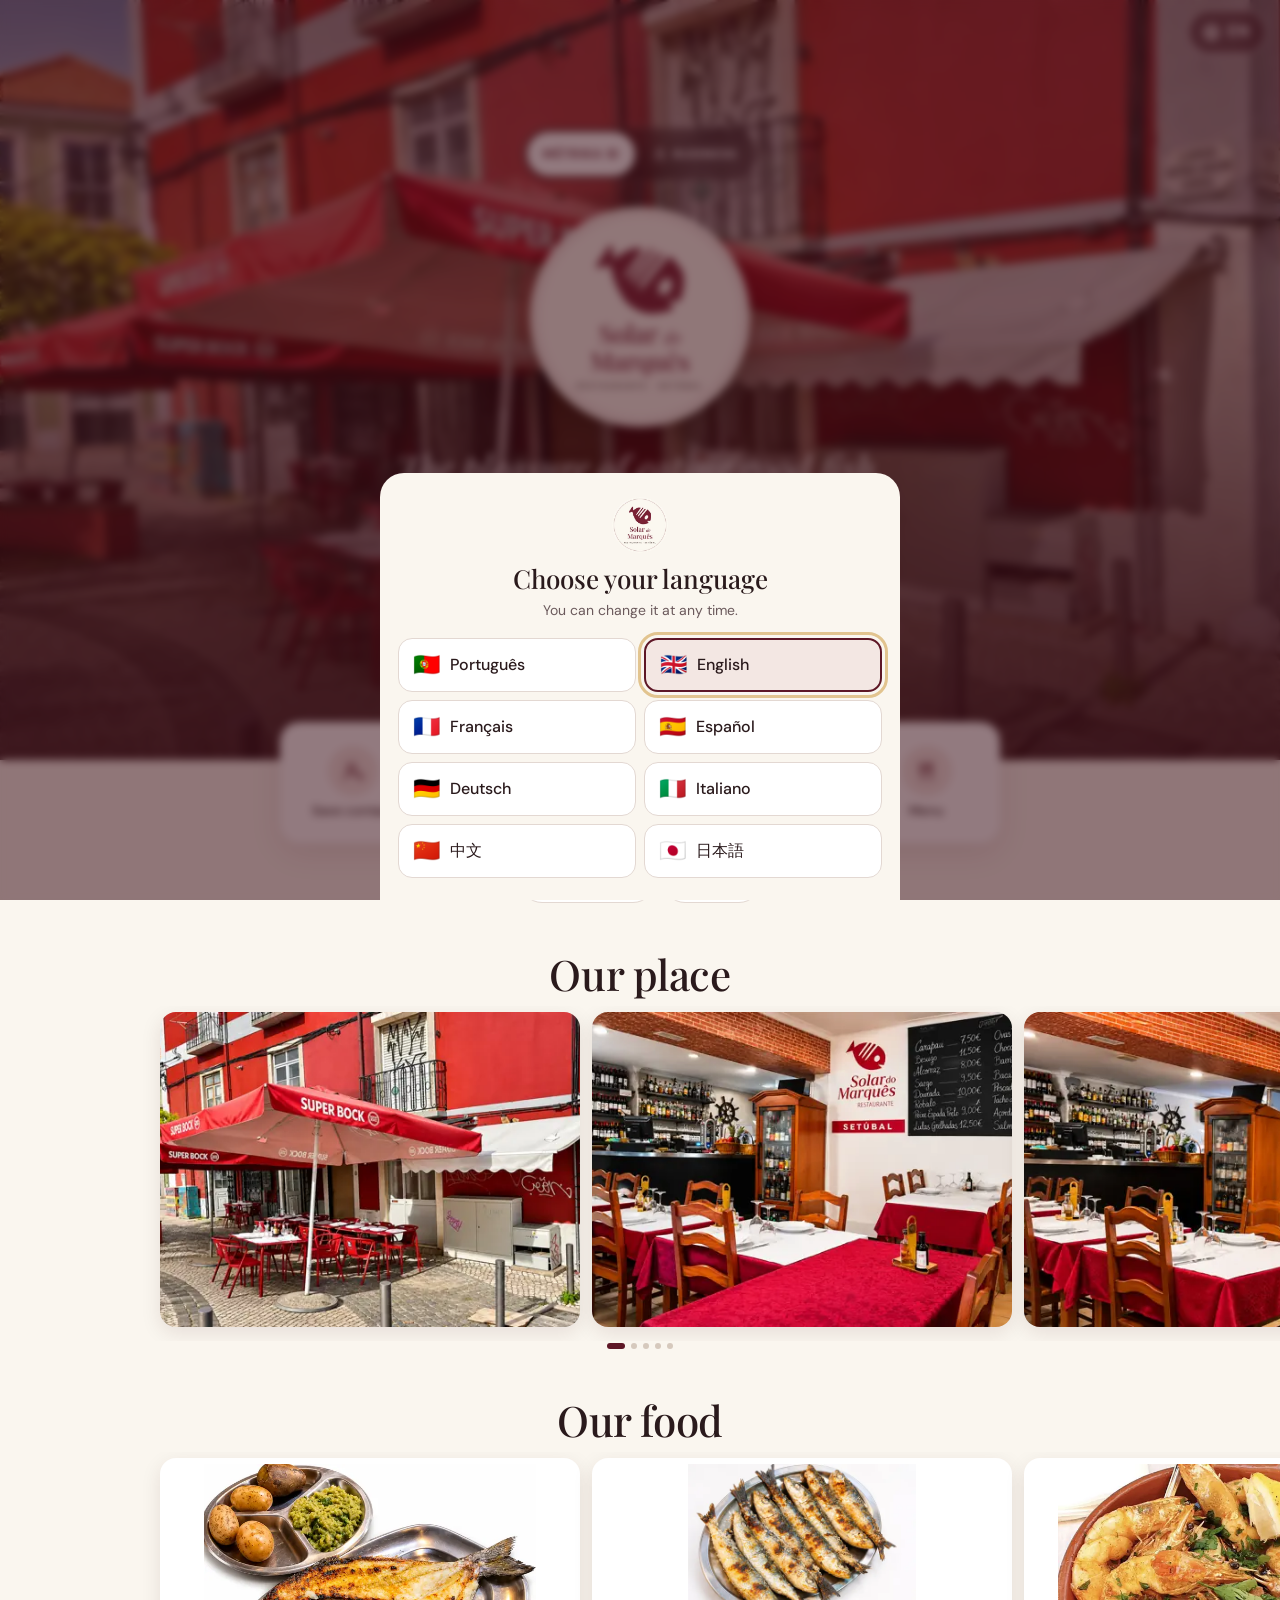
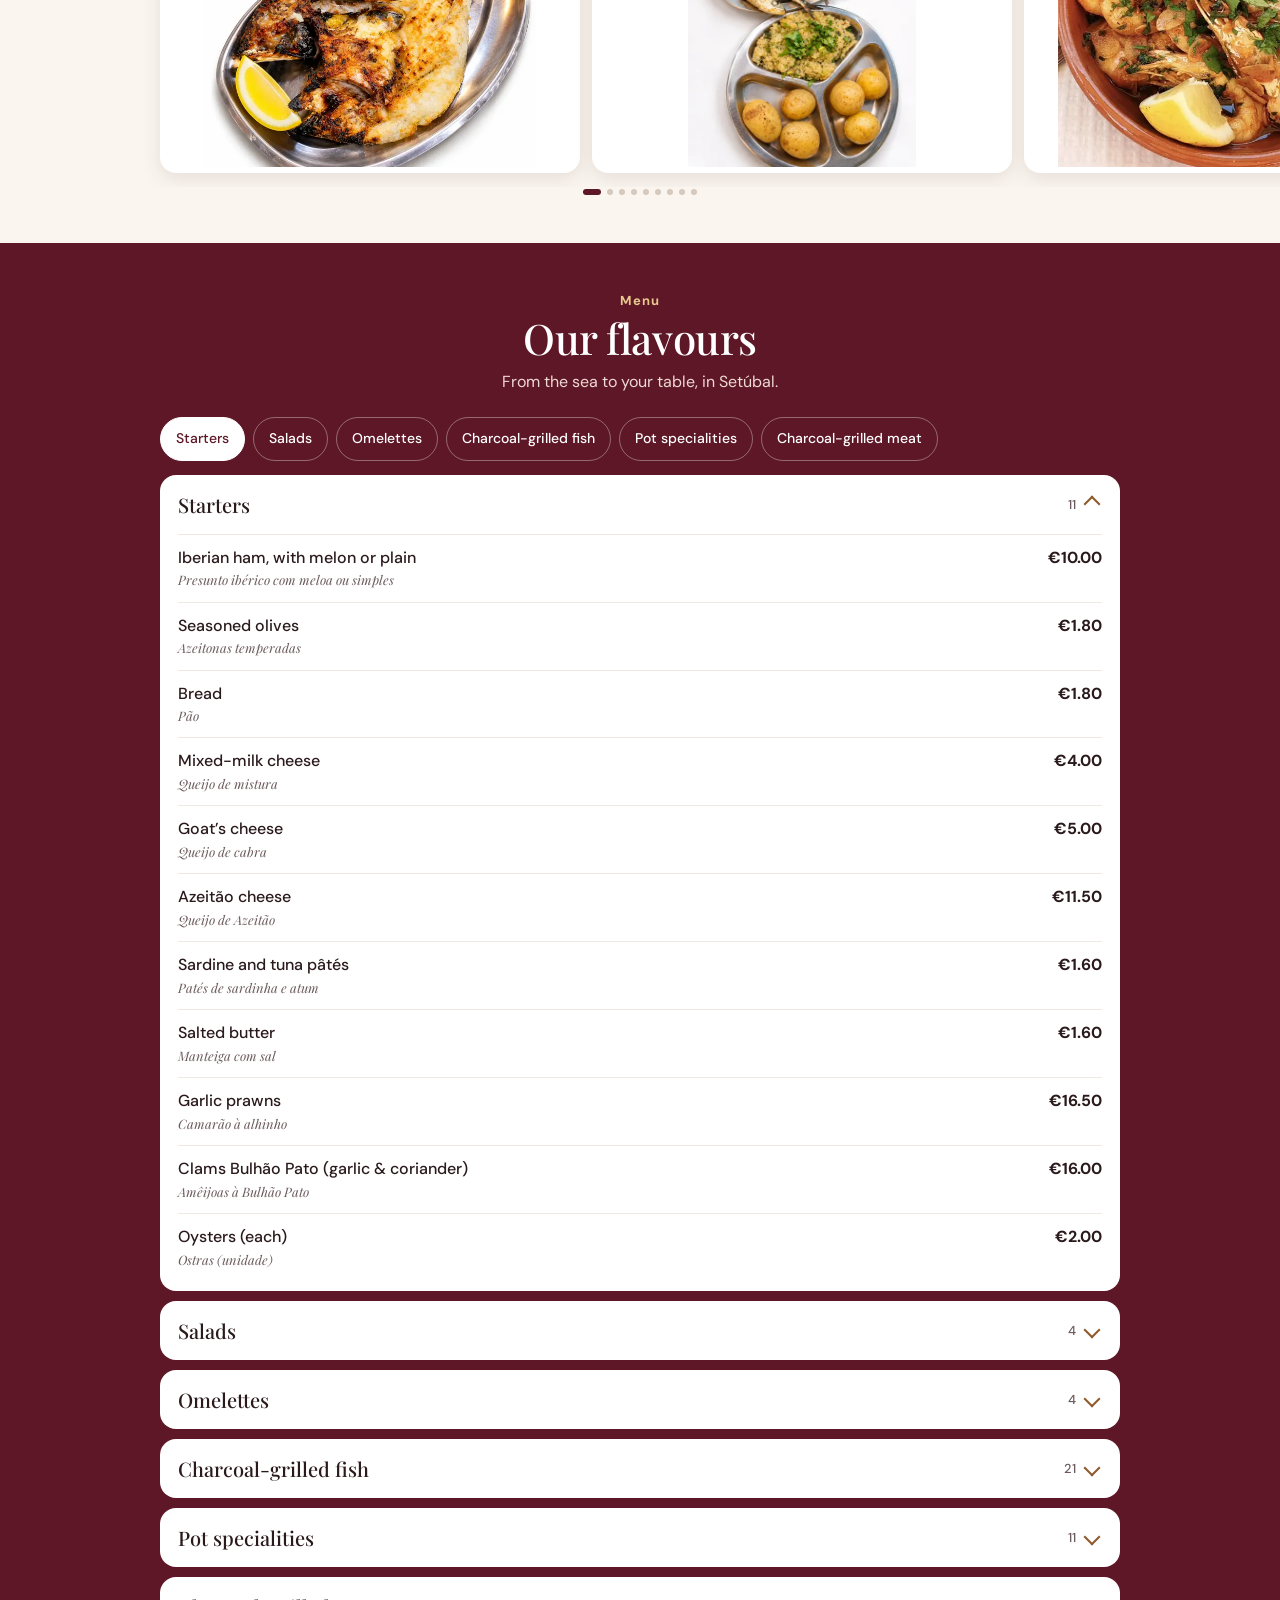
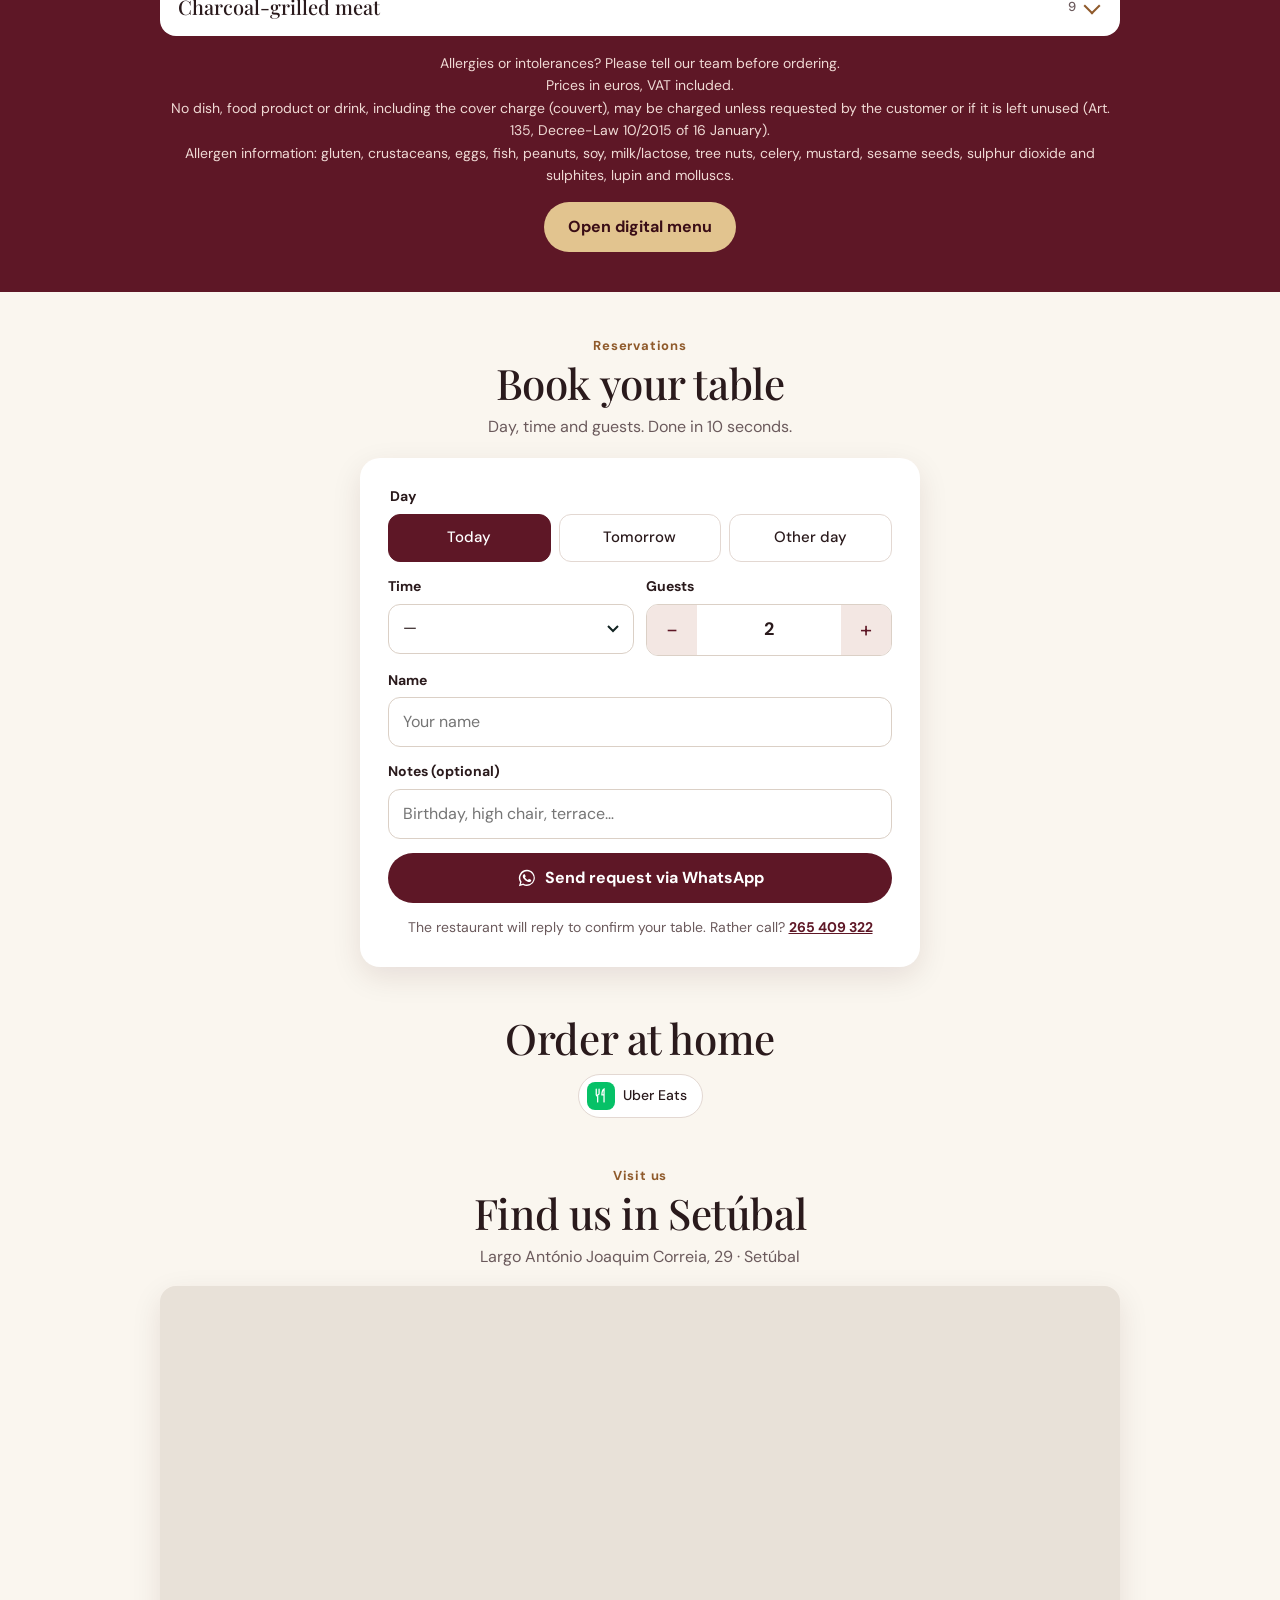
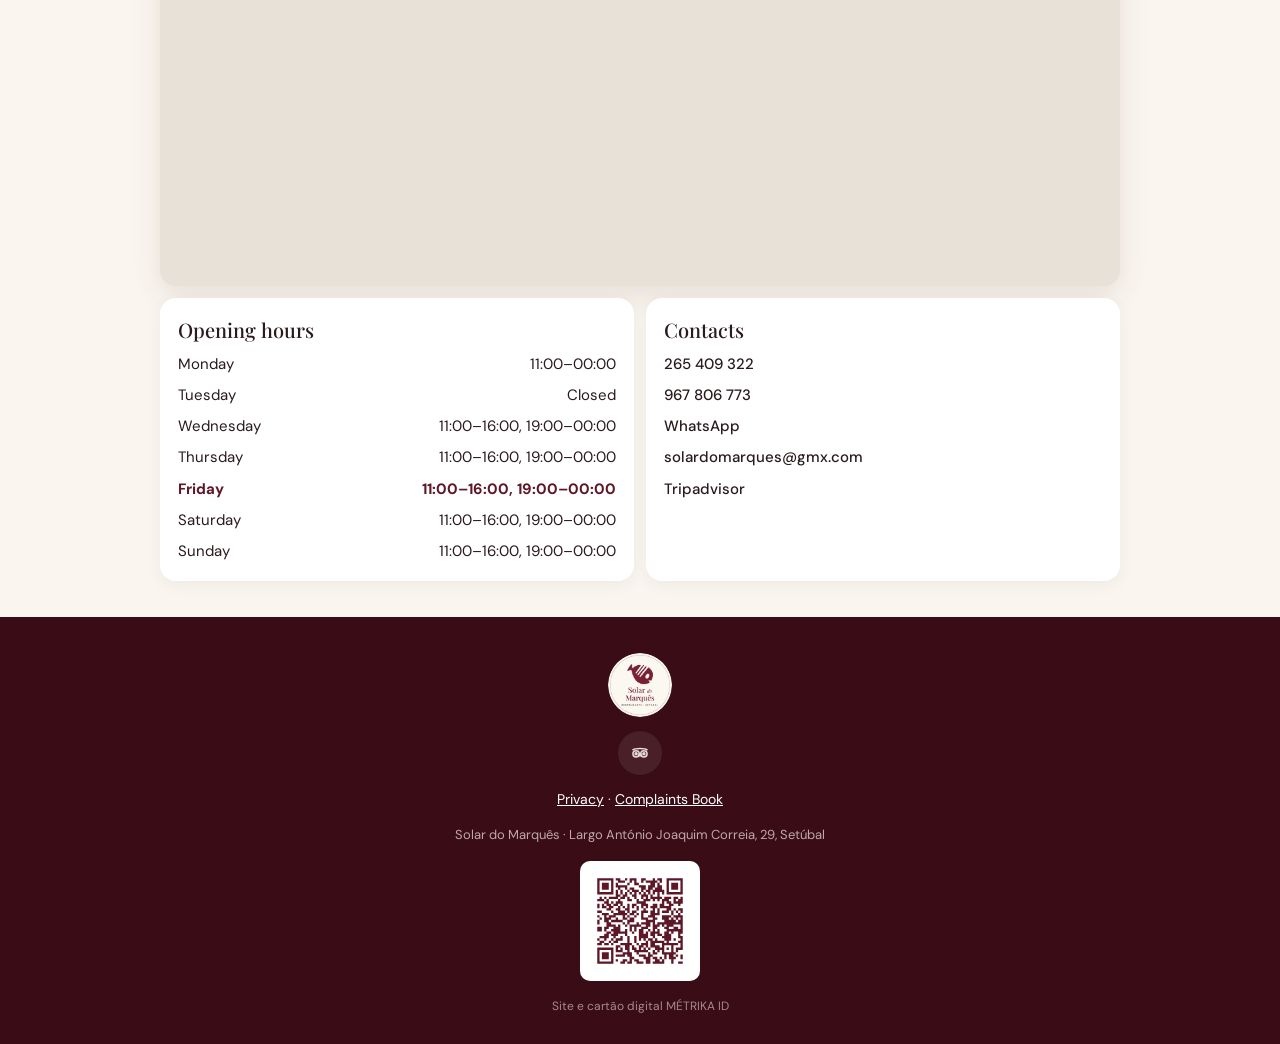
<file: index.html>
<!doctype html>
<html lang="pt">
<head>
<meta charset="utf-8">
<meta name="viewport" content="width=device-width,initial-scale=1,viewport-fit=cover">
<meta name="theme-color" content="#5e1726">
<title>Solar do Marquês · Restaurante em Setúbal</title>
<meta name="description" content="Solar do Marquês em Setúbal: peixe fresco grelhado no carvão, especialidades de tacho e carnes na brasa. Ementa em 8 línguas, localização e contactos.">
<link rel="canonical" href="https://solar-do-marques-metrika.vercel.app/">
<meta name="robots" content="noindex">
<meta property="og:type" content="restaurant.restaurant">
<meta property="og:title" content="Solar do Marquês · Restaurante em Setúbal">
<meta property="og:description" content="Solar do Marquês em Setúbal: peixe fresco grelhado no carvão, especialidades de tacho e carnes na brasa. Ementa em 8 línguas, localização e contactos.">
<meta property="og:url" content="https://solar-do-marques-metrika.vercel.app/">
<meta property="og:image" content="https://solar-do-marques-metrika.vercel.app/og.jpg">
<meta property="og:image:width" content="1200"><meta property="og:image:height" content="630">
<meta name="twitter:card" content="summary_large_image">
<script type="application/ld+json">{"@context": "https://schema.org", "@type": "Restaurant", "name": "Solar do Marquês", "url": "https://solar-do-marques-metrika.vercel.app/", "image": "https://solar-do-marques-metrika.vercel.app/og.jpg", "logo": "https://solar-do-marques-metrika.vercel.app/icon-512.png", "telephone": "+351265409322", "email": "solardomarques@gmx.com", "openingHoursSpecification": [{"@type": "OpeningHoursSpecification", "dayOfWeek": ["Sunday", "Wednesday", "Thursday", "Friday", "Saturday"], "opens": "11:00", "closes": "16:00"}, {"@type": "OpeningHoursSpecification", "dayOfWeek": ["Sunday", "Wednesday", "Thursday", "Friday", "Saturday"], "opens": "19:00", "closes": "23:59"}, {"@type": "OpeningHoursSpecification", "dayOfWeek": ["Monday"], "opens": "11:00", "closes": "23:59"}], "servesCuisine": ["Portuguese", "Seafood"], "address": {"@type": "PostalAddress", "streetAddress": "Largo António Joaquim Correia, 29", "addressLocality": "Setúbal", "addressCountry": "PT"}, "hasMenu": "https://solar-do-marques-metrika.vercel.app/ementa.html", "sameAs": ["https://www.tripadvisor.pt/Restaurant_Review-g189163-d7319413-Reviews-Solar_do_Marques-Setubal_Setubal_District_Alentejo.html"]}</script>
<link rel="icon" href="favicon-32.png" sizes="32x32">
<link rel="apple-touch-icon" href="apple-touch-icon.png">
<link rel="preload" href="assets/fonts/playfair-display-latin-500-normal.woff2" as="font" type="font/woff2" crossorigin>
<link rel="preload" href="assets/fonts/dm-sans-latin-400-normal.woff2" as="font" type="font/woff2" crossorigin>
<link rel="preload" href="assets/img/espaco-esplanada-v2-1200.webp" as="image" media="(min-width: 641px)">
<link rel="preload" href="assets/img/espaco-esplanada-v2-640.webp" as="image" media="(max-width: 640px)">
<link rel="preconnect" href="https://dnwijjgefcxurdffabyq.supabase.co" crossorigin>
<link rel="stylesheet" href="styles.css">
</head>
<body>
<a class="skip" href="#ementa">Ementa</a>

<header class="topbar" id="topbar">
  <a class="topbar-brand" href="#topo" aria-label="Solar do Marquês"><img src="assets/img/logo-200.webp" alt="" width="34" height="34"><span data-bind="nome">Solar do Marquês</span></a>
  <button class="lang-btn" id="langBtn" type="button" aria-haspopup="dialog"><svg viewBox="0 0 24 24" aria-hidden="true"><circle cx="12" cy="12" r="9"/><path d="M3 12h18M12 3c2.6 2.6 3.8 5.6 3.8 9S14.6 18.4 12 21M12 3C9.4 5.6 8.2 8.6 8.2 12s1.2 6.4 3.8 9"/></svg><span id="langCode">PT</span></button>
</header>

<main id="topo">
  <section class="hero" id="hero">
    <picture class="hero-bg">
      <source media="(max-width: 640px)" srcset="assets/img/espaco-esplanada-v2-640.webp">
      <img src="assets/img/espaco-esplanada-v2-1200.webp" alt="" fetchpriority="high">
    </picture>
    <div class="hero-in">
      <img class="hero-logo" src="assets/img/logo-400.webp" srcset="assets/img/logo-400.webp 1x, assets/img/logo-600.webp 2x" alt="Solar do Marquês" width="200" height="200">
      <h1 class="hero-slogan" data-t-obj="slogan">O prazer de comer bom peixe.</h1>
      <p class="hero-type" data-t-obj="tipo">Restaurante · Peixe na brasa e cozinha portuguesa</p>
      <p class="status" id="status" style="visibility:hidden">&nbsp;</p>
      <div class="hero-cta">
        <a class="btn btn-gold" href="#reservas" data-t="reserve">Reservar mesa</a>
        <a class="btn btn-glass" href="ementa.html" data-menu-link data-t="seeMenu">Ver ementa</a>
      </div>
    </div>
  </section>

  <nav class="actions" id="actions" aria-label="Acesso rápido"></nav>
  <nav class="socials" id="socials" aria-label="Redes"></nav>

  <section class="pro-hoje" id="hoje" hidden aria-live="polite"></section>

  <section class="sec" id="espaco">
    <h2 class="h2" data-t="space">O nosso espaço</h2>
    <div class="rail" data-rail="espaco"></div>
  </section>

  <section class="sec" id="comida">
    <h2 class="h2" data-t="food">A nossa comida</h2>
    <div class="rail rail-food" data-rail="comida"></div>
  </section>

  <section class="menu" id="ementa">
    <div class="wrap">
      <p class="kicker" data-t="menuKicker">Ementa</p>
      <h2 class="h2" id="menuTitle">Os nossos sabores</h2>
      <p class="sub" id="menuSub"></p>
      <div class="chips" id="menuChips" role="tablist"></div>
      <div id="menuCats"></div>
      <p class="menu-foot" id="menuFoot"></p>
      <div class="center"><a class="btn btn-gold menu-open" href="ementa.html" data-menu-link><span data-t="openMenu">Abrir ementa digital</span></a></div>
    </div>
  </section>

  <section class="sec" id="avaliacoes">
    <div class="wrap center">
      <p class="kicker" data-t="reviewsKicker">Avaliações Google</p>
      <h2 class="h2" data-t="reviewsTitle">Quem nos visita, conta</h2>
      <div class="score" id="score"></div>
    </div>
    <div class="rail rail-reviews" id="reviews"></div>
    <div class="wrap center row-btns" id="reviewBtns"></div>
  </section>

  <section class="sec" id="reservas">
    <div class="wrap">
      <div class="center">
        <p class="kicker" data-t="bookKicker">Reservas</p>
        <h2 class="h2" data-t="bookTitle">Reserve a sua mesa</h2>
        <p class="sub" data-t="bookSub"></p>
      </div>
      <form class="book" id="book" novalidate>
        <fieldset>
          <legend data-t="date">Dia</legend>
          <div class="seg" id="daySeg"></div>
          <input type="date" id="dayInput" class="field" hidden aria-label="Dia">
        </fieldset>
        <div class="two">
          <label><span data-t="time">Hora</span><select id="timeSel" class="field"></select></label>
          <div class="lbl"><span data-t="people">Pessoas</span>
            <div class="stepper"><button type="button" id="pplMinus" aria-label="−">−</button><output id="ppl">2</output><button type="button" id="pplPlus" aria-label="+">+</button></div>
          </div>
        </div>
        <label><span data-t="name">Nome</span><input id="nameIn" class="field" autocomplete="name" data-ph="namePh"></label>
        <label><span data-t="notes">Notas</span><input id="notesIn" class="field" data-ph="notesPh"></label>
        <p class="err" id="bookErr" role="alert" hidden></p>
        <button class="btn btn-navy btn-block" id="bookSend" type="submit"></button>
        <p class="fine"><span data-t="bookFine"></span> <span data-t="preferCall"></span> <a id="bookCall" href="#"></a></p>
      </form>
    </div>
  </section>

  <section class="sec" id="entregas" hidden>
    <div class="wrap center">
      <h2 class="h2" data-t="delivery">Peça em casa</h2>
      <div class="row-btns" id="deliveryBtns"></div>
    </div>
  </section>

  <section class="visit" id="visitar">
    <div class="wrap">
      <div class="center">
        <p class="kicker" data-t="visitKicker">Visite-nos</p>
        <h2 class="h2" id="visitTitle"></h2>
        <p class="addr" id="addr"></p>
      </div>
      <div class="map"><iframe id="map" title="Google Maps" loading="lazy" referrerpolicy="no-referrer-when-downgrade"></iframe></div>
      <div class="visit-grid">
        <div class="card" id="hoursCard"><h3 data-t="hours">Horário</h3><ul class="hours" id="hours"></ul></div>
        <div class="card"><h3 data-t="contacts">Contactos</h3><ul class="contacts" id="contacts"></ul></div>
      </div>
    </div>
  </section>
</main>

<footer class="foot">
  <img src="assets/img/logo-200.webp" alt="" width="64" height="64" class="foot-logo">
  <div class="foot-social" id="footSocial"></div>
  <p class="foot-links"><a href="privacidade.html" data-t="privacy">Privacidade</a> · <a id="lrLink" target="_blank" rel="noopener" data-t="complaints">Livro de Reclamações</a></p>
  <p class="foot-legal" id="footLegal"></p>
  <img class="foot-qr" src="qr.svg" alt="QR code" width="120" height="120" loading="lazy">
  <p class="credit" id="credit"></p>
</footer>

<nav class="dock" id="dock" aria-label="Ações"></nav>

<div class="sheet" id="langSheet" role="dialog" aria-modal="true" aria-labelledby="langTitle" hidden>
  <div class="sheet-card">
    <img src="assets/img/logo-200.webp" alt="" width="56" height="56">
    <h2 id="langTitle">Escolha o idioma</h2>
    <p id="langSub"></p>
    <div class="lang-grid" id="langGrid"></div>
  </div>
</div>

<div class="toast" id="toast" role="status" aria-live="polite"></div>
<aside class="review-panel" id="reviewPanel" hidden></aside>

<noscript><p class="noscript">Solar do Marquês · Largo António Joaquim Correia, 29, Setúbal</p></noscript>
<script src="config.js"></script>
<script src="i18n.js"></script>
<script src="alergenios.js"></script>
  <script src="pro-config.js"></script>
  <script src="pro.js" data-engine="app.js"></script>
</body>
</html>
</file>
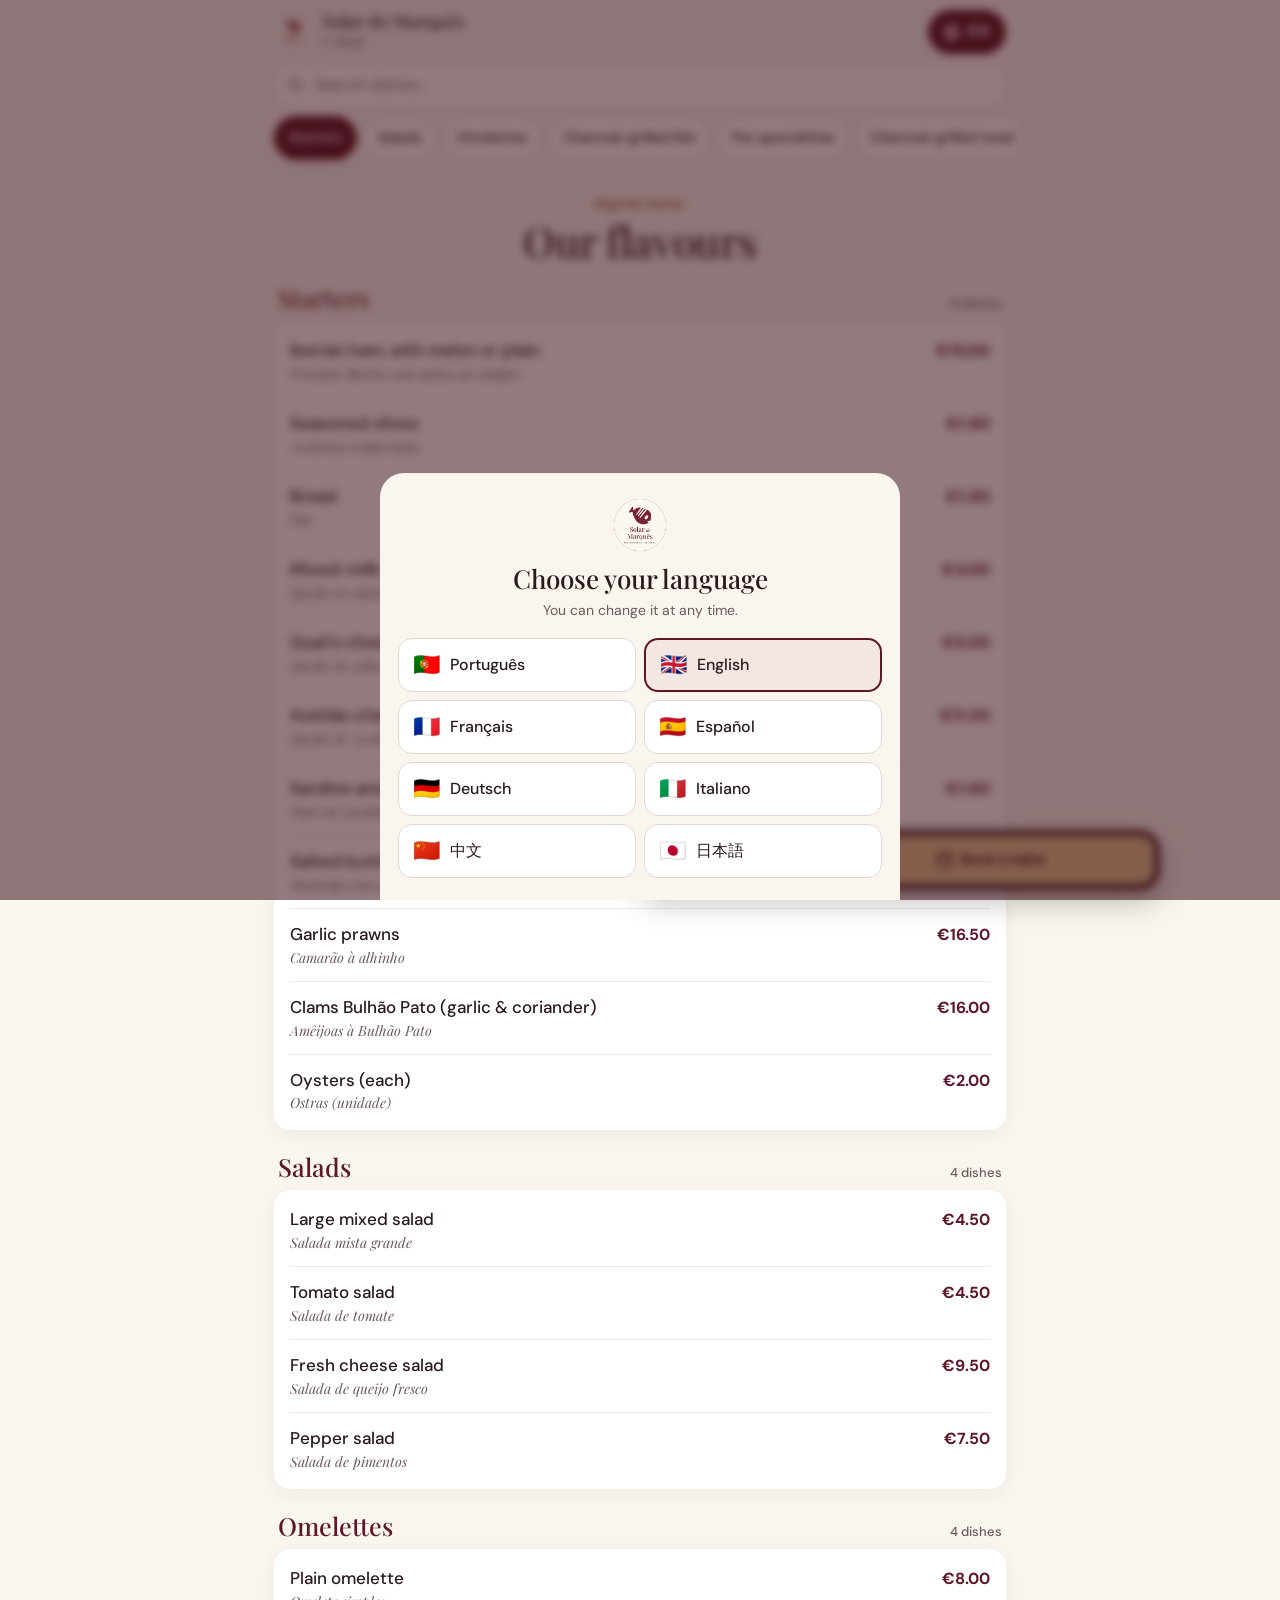
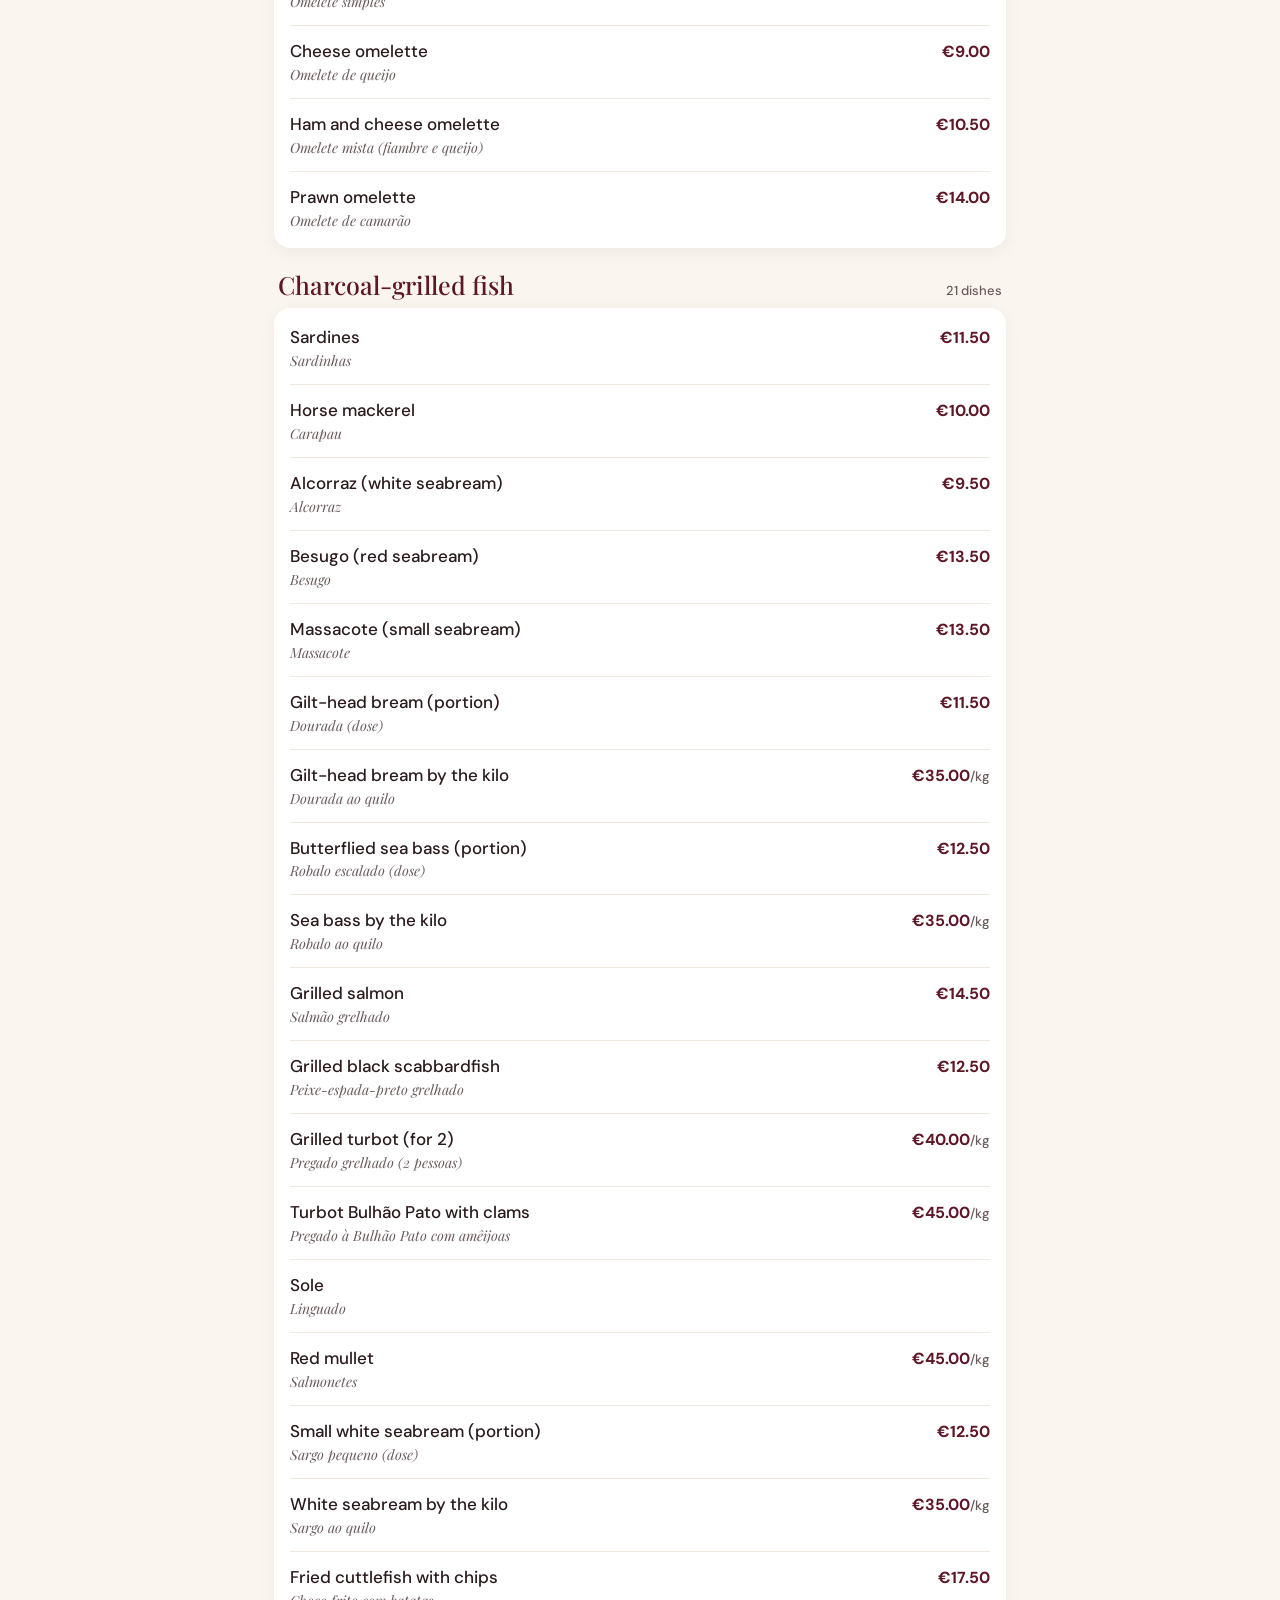
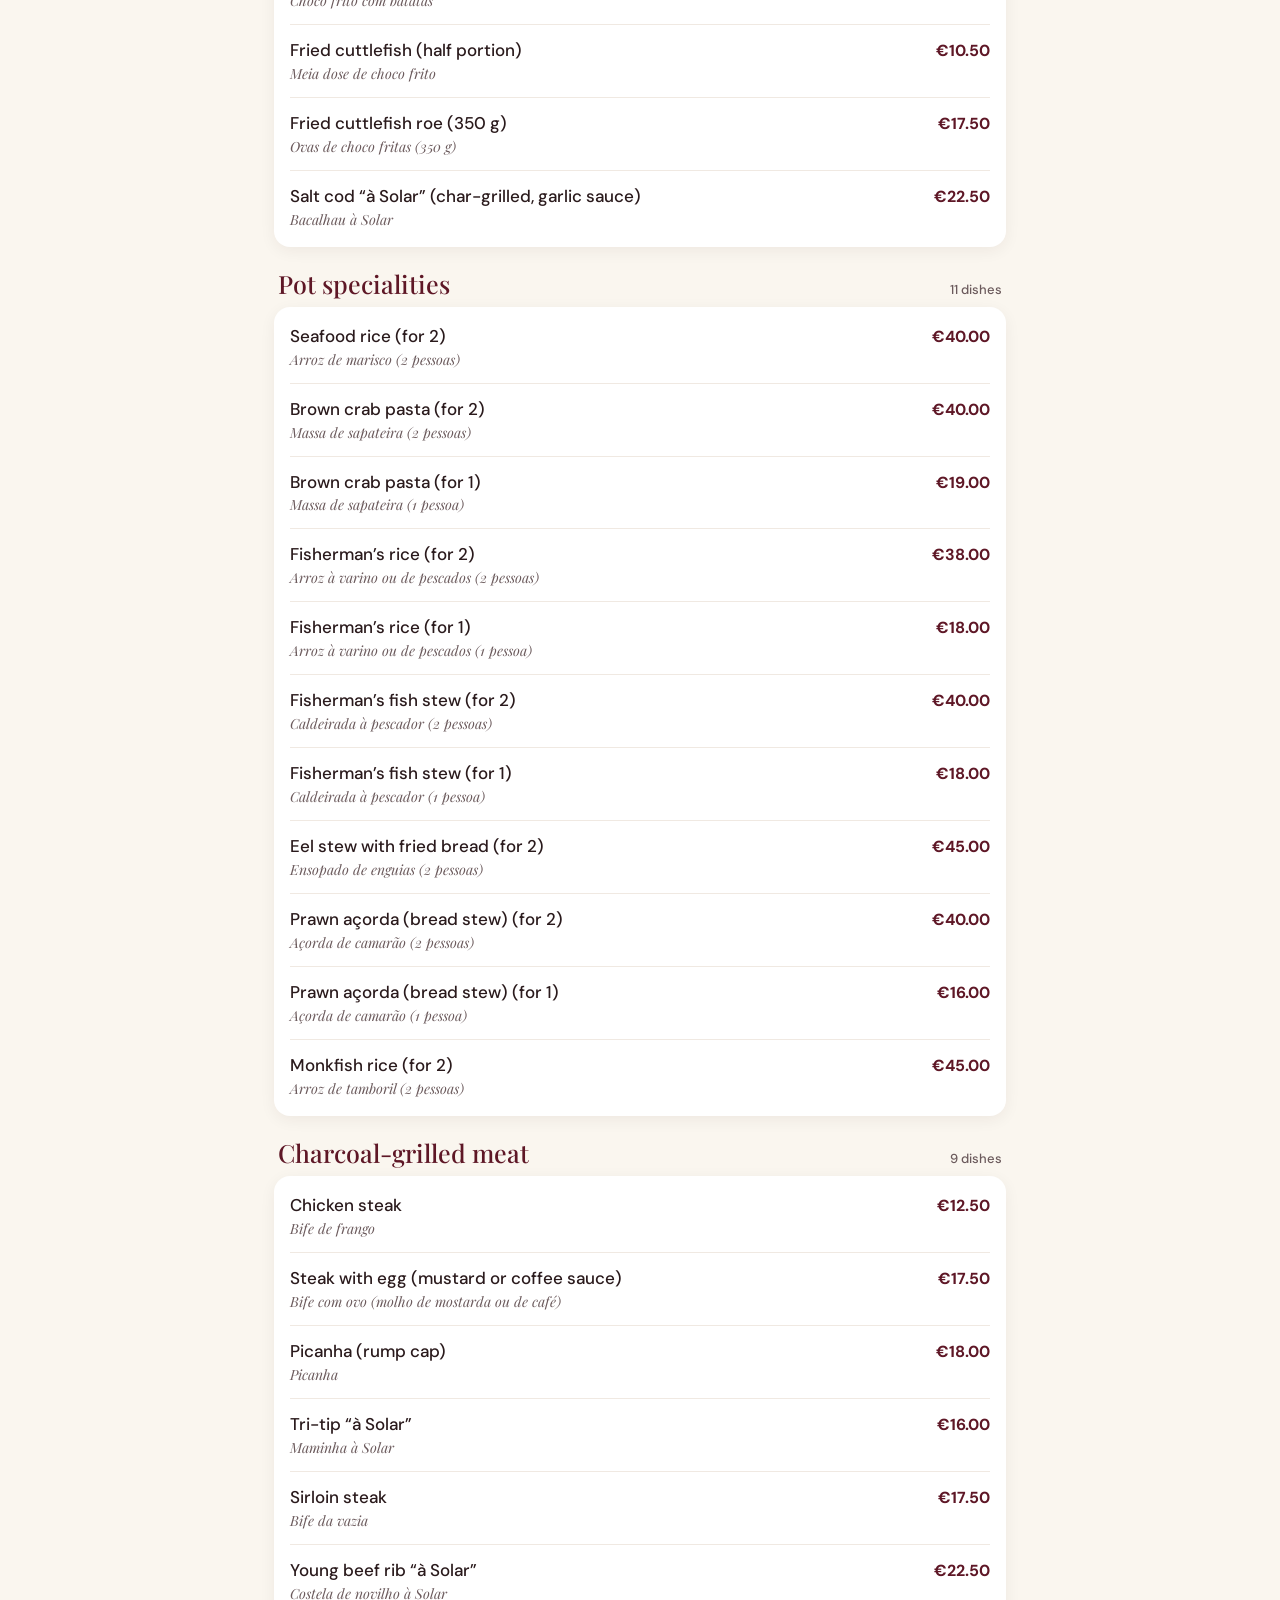
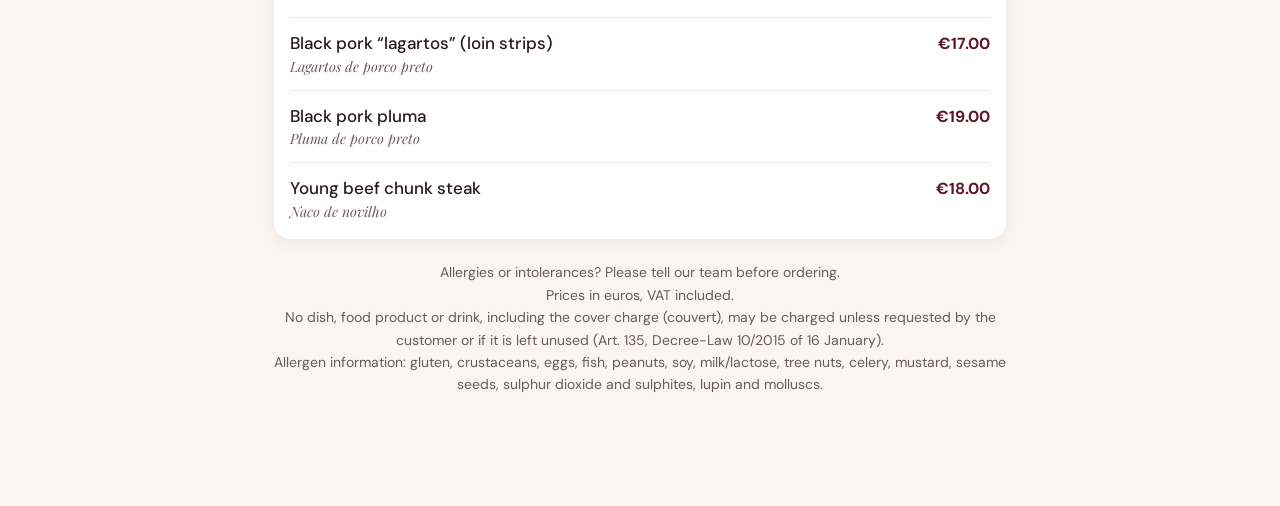
<file: ementa.html>
<!doctype html>
<html lang="pt">
<head>
<meta charset="utf-8">
<meta name="viewport" content="width=device-width,initial-scale=1,viewport-fit=cover">
<meta name="theme-color" content="#5e1726">
<title>Ementa · Solar do Marquês</title>
<meta name="description" content="Ementa digital do Solar do Marquês (Setúbal) em 8 línguas.">
<link rel="canonical" href="https://solar-do-marques-metrika.vercel.app/ementa.html">
<meta name="robots" content="noindex">
<meta property="og:title" content="Solar do Marquês · Ementa">
<meta property="og:image" content="https://solar-do-marques-metrika.vercel.app/og.jpg">
<link rel="icon" href="favicon-32.png" sizes="32x32">
<link rel="apple-touch-icon" href="apple-touch-icon.png">
<link rel="preload" href="assets/fonts/playfair-display-latin-500-normal.woff2" as="font" type="font/woff2" crossorigin>
<link rel="preload" href="assets/fonts/dm-sans-latin-400-normal.woff2" as="font" type="font/woff2" crossorigin>
<link rel="preconnect" href="https://dnwijjgefcxurdffabyq.supabase.co" crossorigin>
<link rel="stylesheet" href="styles.css">
</head>
<body class="em-body">
<header class="em-head">
  <div class="em-bar">
    <a class="em-back" id="emBack" href="./"><img src="assets/img/logo-200.webp" alt="" width="36" height="36"><span><b id="emName">Solar do Marquês</b><small id="emBackTxt">Voltar</small></span></a>
    <button class="lang-btn" id="langBtn" type="button" aria-haspopup="dialog"><svg viewBox="0 0 24 24" aria-hidden="true"><circle cx="12" cy="12" r="9"/><path d="M3 12h18M12 3c2.6 2.6 3.8 5.6 3.8 9S14.6 18.4 12 21M12 3C9.4 5.6 8.2 8.6 8.2 12s1.2 6.4 3.8 9"/></svg><span id="langCode">PT</span></button>
  </div>
  <div class="em-search"><svg viewBox="0 0 24 24" aria-hidden="true"><circle cx="11" cy="11" r="7"/><path d="M20 20l-4-4"/></svg><input id="emSearch" type="search" autocomplete="off" enterkeyhint="search"></div>
  <nav class="em-tabs" id="emTabs" aria-label="Categorias"></nav>
</header>

<main class="em-main">
  <div class="em-intro">
    <p class="kicker" id="emKicker">Ementa digital</p>
    <h1 class="h2" id="emTitle">Os nossos sabores</h1>
  </div>
  <section class="pro-hoje" id="hoje" hidden aria-live="polite"></section>
  <div id="emList"></div>
  <p class="em-empty" id="emEmpty" hidden></p>
  <p class="em-foot" id="emFoot"></p>
</main>

<nav class="dock show em-dock" id="emDock" aria-label="Ações"></nav>

<div class="sheet" id="langSheet" role="dialog" aria-modal="true" aria-labelledby="langTitle" hidden>
  <div class="sheet-card">
    <img src="assets/img/logo-200.webp" alt="" width="56" height="56">
    <h2 id="langTitle">Escolha o idioma</h2>
    <p id="langSub"></p>
    <div class="lang-grid" id="langGrid"></div>
  </div>
</div>
<aside class="review-panel" id="reviewPanel" hidden></aside>

<script src="config.js"></script>
<script src="i18n.js"></script>
<script src="alergenios.js"></script>
  <script src="pro-config.js"></script>
  <script src="pro.js" data-engine="menu.js"></script>
</body>
</html>
</file>
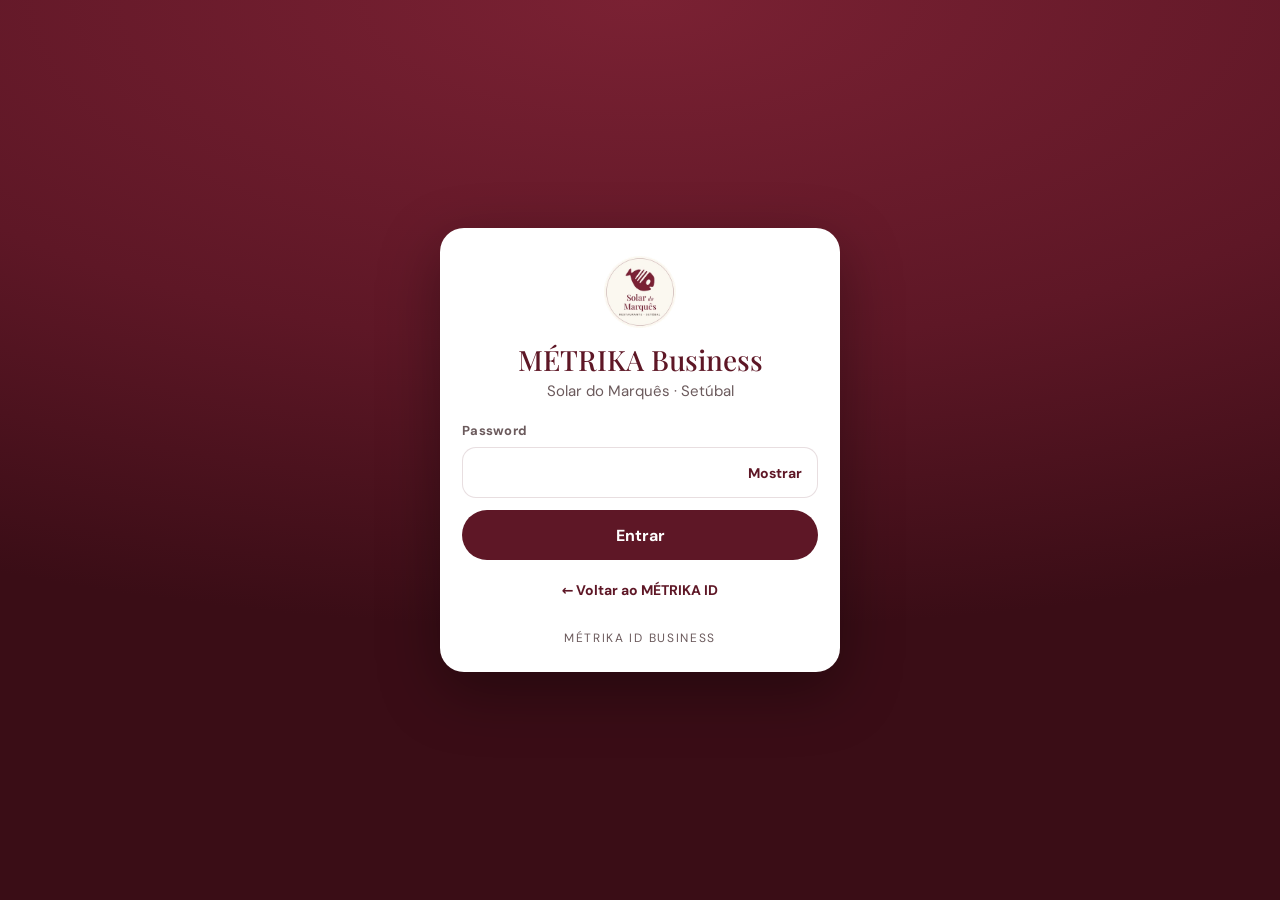
<file: painel.html>
<!doctype html>
<html lang="pt">
<head>
<meta charset="utf-8">
<meta name="viewport" content="width=device-width,initial-scale=1,viewport-fit=cover">
<meta name="robots" content="noindex,nofollow">
<meta name="theme-color" content="#5e1726">
<title>MÉTRIKA Business</title>
<link rel="icon" href="favicon-32.png" sizes="32x32">
<link rel="apple-touch-icon" href="apple-touch-icon.png">
<meta name="apple-mobile-web-app-capable" content="yes">
<meta name="apple-mobile-web-app-title" content="Painel">
<link rel="preconnect" href="https://dnwijjgefcxurdffabyq.supabase.co" crossorigin>
<style>
@font-face{font-family:"DM Sans";src:url(assets/fonts/dm-sans-latin-400-normal.woff2) format("woff2");font-weight:400;font-display:swap}
@font-face{font-family:"DM Sans";src:url(assets/fonts/dm-sans-latin-500-normal.woff2) format("woff2");font-weight:500;font-display:swap}
@font-face{font-family:"DM Sans";src:url(assets/fonts/dm-sans-latin-700-normal.woff2) format("woff2");font-weight:700;font-display:swap}
@font-face{font-family:"Playfair Display";src:url(assets/fonts/playfair-display-latin-500-normal.woff2) format("woff2");font-weight:500;font-display:swap}
:root{--navy:#5e1726;--navy-2:#7a2133;--deep:#3a0d16;--gold:#e2c48f;--gold-d:#8f5a2b;--sand:#faf6ef;--card:#fff;--ink:#2a1a1c;--muted:#6b5a5c;--line:rgba(94,23,38,.14);--ok:#1f9d55;--bad:#b3261e;--sans:"DM Sans",system-ui,-apple-system,sans-serif;--serif:"Playfair Display",Georgia,serif;--r:18px;--shadow:0 8px 26px rgba(58,13,22,.10)}
*{box-sizing:border-box}
html{-webkit-text-size-adjust:100%}
body{margin:0;background:var(--sand);color:var(--ink);font:400 16px/1.45 var(--sans);min-height:100svh}
button,input,select,textarea{font:inherit;color:inherit}
a{color:var(--navy)}
[hidden]{display:none!important}
.wrap{max-width:640px;margin:0 auto;padding:0 16px}
/* Login */
.login{min-height:100svh;display:grid;place-items:center;padding:24px 16px;background:radial-gradient(120% 70% at 50% 0%,var(--navy-2) 0%,var(--navy) 55%,var(--deep) 100%)}
.login-card{width:100%;max-width:400px;background:#fff;border-radius:24px;padding:28px 22px 24px;box-shadow:0 20px 60px rgba(0,0,0,.35);text-align:center}
.login-card img{width:72px;height:72px}
.login-card h1{margin:10px 0 4px;font:500 28px/1.15 var(--serif);color:var(--navy)}
.login-card p{margin:0 0 20px;color:var(--muted);font-size:15px}
.pw{position:relative}
.pw input{padding-right:96px}
.pw button{position:absolute;right:4px;top:50%;transform:translateY(-50%);min-height:44px;border:0;background:none;color:var(--navy);font-weight:700;font-size:14px;padding:0 12px}
.brandline{margin-top:18px;font-size:12px;letter-spacing:.14em;text-transform:uppercase;color:var(--muted)}
.back-id{display:inline-flex;align-items:center;min-height:44px;margin-top:8px;font-size:14px;font-weight:700;color:var(--navy);text-decoration:none}
/* Campos */
.field{width:100%;padding:13px 14px;border:1.5px solid var(--line);border-radius:14px;background:#fff;font-size:16px;outline:none;transition:border-color .15s,box-shadow .15s}
.field:focus{border-color:var(--navy);box-shadow:0 0 0 3px rgba(94,23,38,.14)}
textarea.field{resize:vertical;min-height:52px}
label.lb{display:block;font-size:13px;font-weight:700;color:var(--muted);margin:0 0 6px;letter-spacing:.02em}
.btn{display:inline-flex;align-items:center;justify-content:center;gap:8px;min-height:50px;padding:0 20px;border-radius:999px;border:0;font-weight:700;font-size:16px;cursor:pointer;text-decoration:none;transition:transform .1s,opacity .15s}
.btn:active{transform:scale(.98)}
.btn[disabled]{opacity:.5;pointer-events:none}
.btn-main{background:var(--navy);color:#fff;width:100%}
.btn-gold{background:var(--gold);color:#1b1407}
.btn-line{background:#fff;color:var(--navy);border:1.5px solid var(--line)}
.btn-danger{background:#fff;color:var(--bad);border:1.5px solid rgba(179,38,30,.3)}
.btn-sm{min-height:44px;padding:0 14px;font-size:14px}
.err{color:var(--bad);font-size:14px;margin:10px 0 0;font-weight:500}
/* App */
.top{position:sticky;top:0;z-index:20;background:var(--navy);color:#fff;padding:calc(env(safe-area-inset-top) + 10px) 0 12px}
.top .wrap{display:flex;align-items:center;gap:12px}
.top img{width:40px;height:40px;border-radius:50%;background:#fff}
.top b{display:block;font:500 20px/1.15 var(--serif)}
.top small{display:block;font-size:12px;opacity:.85;letter-spacing:.04em}
.sw2{margin-left:auto;display:inline-flex;gap:2px;padding:3px;border-radius:999px;background:rgba(255,255,255,.12);border:1px solid rgba(255,255,255,.25)}.sw2 a,.sw2 span{display:inline-flex;align-items:center;min-height:40px;padding:0 12px;border-radius:999px;font-size:12px;font-weight:700;letter-spacing:.06em;text-transform:uppercase;color:#fff;text-decoration:none}.sw2 .on{background:#fff;color:var(--navy)}
main{padding:18px 0 170px}
h2.h{font:500 26px/1.15 var(--serif);color:var(--navy);margin:6px 0 4px}
.sub{color:var(--muted);margin:0 0 14px;font-size:15px}
.pill{display:inline-flex;align-items:center;gap:8px;padding:7px 12px;border-radius:999px;font-size:14px;font-weight:700;background:#fff;box-shadow:var(--shadow)}
.pill i{width:9px;height:9px;border-radius:50%;background:var(--muted)}
.pill.on i{background:var(--ok)}.pill.warn i{background:#e0a100}
.card{background:var(--card);border-radius:var(--r);box-shadow:var(--shadow);padding:16px;margin:12px 0}
.item-top{display:flex;gap:10px;align-items:center;margin-bottom:10px}
.item-top select{flex:1}
.x{flex:none;width:44px;height:44px;border-radius:50%;border:1.5px solid var(--line);background:#fff;color:var(--muted);font-size:20px;line-height:1;cursor:pointer}
.grid2{display:grid;grid-template-columns:1fr 130px;gap:10px;margin-top:10px}
.euro{position:relative}.euro input{padding-right:34px;text-align:right;font-variant-numeric:tabular-nums}.euro:after{content:"€";position:absolute;right:14px;top:50%;transform:translateY(-50%);color:var(--muted);font-weight:700}
.tog{display:flex;align-items:center;justify-content:space-between;gap:12px;min-height:48px;padding:0 4px;cursor:pointer;user-select:none}
.tog span{font-weight:500}
.sw{position:relative;flex:none;width:52px;height:32px;border-radius:999px;background:#ddd3cf;transition:background .15s}
.sw:after{content:"";position:absolute;left:3px;top:3px;width:26px;height:26px;border-radius:50%;background:#fff;box-shadow:0 1px 3px rgba(0,0,0,.25);transition:transform .15s}
input:checked+.sw{background:var(--ok)}input:checked+.sw.red{background:var(--bad)}
input:checked+.sw:after{transform:translateX(20px)}
.tog input{position:absolute;opacity:0;pointer-events:none}
.chips{display:flex;flex-wrap:wrap;gap:8px;margin:6px 0 4px}
.chip{min-height:44px;border:1.5px dashed rgba(94,23,38,.35);background:#fff;color:var(--navy);border-radius:999px;padding:0 14px;font-weight:700;font-size:14px;cursor:pointer}
.banner{background:#fff6e0;border:1px solid #f0d890;border-radius:14px;padding:12px 14px;font-size:15px;margin:12px 0}
.empty{text-align:center;color:var(--muted);padding:22px 10px}
/* Ementa */
.search{position:sticky;top:calc(env(safe-area-inset-top) + 64px);z-index:10;background:var(--sand);padding:8px 0 10px}
details.cat{background:#fff;border-radius:var(--r);box-shadow:var(--shadow);margin:10px 0;overflow:hidden}
details.cat>summary{list-style:none;display:flex;justify-content:space-between;align-items:center;gap:10px;min-height:56px;padding:12px 16px;font:500 19px/1.2 var(--serif);color:var(--navy);cursor:pointer}
details.cat>summary::-webkit-details-marker{display:none}
details.cat>summary small{font:700 13px var(--sans);color:var(--muted)}
details.cat>summary em{font-style:normal;font:700 12px var(--sans);color:#fff;background:var(--gold-d);border-radius:999px;padding:3px 8px;margin-left:8px}
.row{padding:12px 16px;border-top:1px solid var(--line)}
.row.chg{background:#fff8f0}
.row.off .rn{color:var(--muted);text-decoration:line-through}
.rn{font-weight:500;line-height:1.35}
.rb{font-size:13px;color:var(--muted);margin-top:2px}
.rc{display:flex;align-items:center;gap:8px;margin-top:10px;flex-wrap:wrap}
.rc .euro{width:120px}
.rc .field{padding:10px 12px;font-size:16px;min-height:44px}.rc .euro input{padding-right:32px}
.tbtn{min-height:44px;padding:0 12px;border-radius:12px;border:1.5px solid var(--line);background:#fff;font-weight:700;font-size:14px;color:var(--ink);cursor:pointer}
.tbtn[aria-pressed="true"].sold{background:var(--bad);border-color:var(--bad);color:#fff}
.tbtn[aria-pressed="true"].hide{background:var(--ink);border-color:var(--ink);color:#fff}
.addrow{padding:12px 16px 16px;border-top:1px solid var(--line)}
.addrow .grid2{margin-top:0}
.new-tag{display:inline-block;font-size:11px;font-weight:700;letter-spacing:.06em;text-transform:uppercase;background:var(--gold);color:#1b1407;border-radius:999px;padding:2px 8px;margin-right:6px;vertical-align:middle}
.trd{margin-top:10px}.trd summary{min-height:44px;display:flex;align-items:center;font-size:14px;font-weight:700;color:var(--navy);cursor:pointer}.trd .field{margin-top:4px}.alx{margin-top:8px}.alx>summary{min-height:44px;display:flex;align-items:center;cursor:pointer;list-style:none}.alx>summary::-webkit-details-marker{display:none}
.altag{font-size:12px;font-weight:700;padding:6px 11px;border-radius:99px;line-height:1.25}.altag.ok{background:#e6f5ec;color:#1f6b3d}.altag.pend{background:#fff1d6;color:#8a5a00}
.alg{display:flex;flex-wrap:wrap;gap:6px;margin-top:6px}.alg .tbtn[aria-pressed="true"]{background:var(--navy);border-color:var(--navy);color:#fff}
.alprog{padding:14px 16px;margin-bottom:12px}.alprog b{display:block;font-size:15px}.alprog p{margin:4px 0 0;font-size:13px;color:var(--muted)}
.albar{height:8px;border-radius:99px;background:var(--line);margin-top:8px;overflow:hidden}.albar i{display:block;height:100%;background:var(--ok);border-radius:99px}
.trl{display:block;margin-top:10px;font-size:13px;font-weight:700;color:var(--muted)}
.grp-h{margin:18px 4px 4px;font:700 12px/1 var(--sans);letter-spacing:.14em;text-transform:uppercase;color:var(--gold-d)}
/* Barra de publicar */
.bar{position:fixed;left:0;right:0;bottom:calc(66px + env(safe-area-inset-bottom));z-index:30;padding:10px 16px;pointer-events:none}
.bar .inner{max-width:640px;margin:0 auto;background:#fff;border-radius:20px;box-shadow:0 10px 36px rgba(58,13,22,.25);padding:10px;display:flex;gap:10px;align-items:center;pointer-events:auto}
.bar .inner span{flex:1;font-size:14px;font-weight:500;padding-left:6px;line-height:1.25}
.bar .btn{width:auto;min-width:150px}
/* Navegação */
.nav{position:fixed;left:0;right:0;bottom:0;z-index:40;background:#fff;border-top:1px solid var(--line);padding-bottom:env(safe-area-inset-bottom)}
.nav .wrap{display:grid;grid-template-columns:repeat(3,1fr)}
.nav button{border:0;background:none;min-height:64px;display:flex;flex-direction:column;align-items:center;justify-content:center;gap:3px;font-size:12px;font-weight:700;color:var(--muted);cursor:pointer}
.nav button svg{width:24px;height:24px}
.nav button[aria-current="true"]{color:var(--navy)}
.toast{position:fixed;left:50%;top:calc(env(safe-area-inset-top) + 74px);transform:translate(-50%,-20px);opacity:0;z-index:60;background:var(--ink);color:#fff;padding:12px 18px;border-radius:14px;font-weight:500;font-size:15px;max-width:calc(100% - 32px);text-align:center;transition:all .2s;pointer-events:none}
.toast.show{opacity:1;transform:translate(-50%,0)}.toast.ok{background:var(--ok)}.toast.bad{background:var(--bad)}
.list a.li{display:flex;justify-content:space-between;align-items:center;min-height:48px;padding:0 4px;border-top:1px solid var(--line);text-decoration:none;font-weight:500;color:var(--ink)}
.list a.li:first-child{border-top:0}
.mt{margin-top:12px}
.loading{min-height:100svh;display:grid;place-items:center;color:var(--muted)}
</style>
</head>
<body>
<div class="loading" id="vLoad">A carregar…</div>

<!-- LOGIN -->
<section class="login" id="vLogin" hidden>
  <form class="login-card" id="loginForm" novalidate>
    <img src="assets/img/logo-200.webp" alt="" width="72" height="72">
    <h1>MÉTRIKA Business</h1>
    <p data-neg="login"></p>
    <label class="lb" for="pass" style="text-align:left">Password</label>
    <div class="pw"><input class="field" id="pass" type="password" autocomplete="current-password" required><button type="button" id="pwShow">Mostrar</button></div>
    <p class="err" id="loginErr" role="alert" hidden></p>
    <button class="btn btn-main mt" id="loginBtn" type="submit">Entrar</button>
    <a class="back-id" href="./">← Voltar ao MÉTRIKA ID</a>
    <div class="brandline">MÉTRIKA ID Business</div>
  </form>
</section>

<!-- APP -->
<div id="vApp" hidden>
  <header class="top"><div class="wrap">
    <img src="assets/img/logo-200.webp" alt="">
    <div><b data-neg="nome"></b><small>MÉTRIKA Business</small></div>
    <nav class="sw2" aria-label="Alternar"><a href="./">ID</a><span class="on">Business</span></nav>
  </div></header>

  <main>
    <!-- HOJE -->
    <section class="wrap" id="tHoje">
      <h2 class="h" id="hojeData">Hoje</h2>
      <p class="sub">O que puseres aqui aparece logo no topo do QR e da ementa.</p>
      <span class="pill" id="hojePill"><i></i><span></span></span>
      <div class="banner" id="hojeBanner" hidden></div>
      <div id="hojeItens"></div>
      <div class="card">
        <label class="lb">Acrescentar</label>
        <div class="chips" id="hojeChips"></div>
      </div>
      <div class="card">
        <label class="lb" for="hojeNota">Nota para os clientes (opcional)</label>
        <textarea class="field" id="hojeNota" rows="2" maxlength="200" placeholder="Ex.: Hoje temos percebes e sapateira fresca."></textarea>
        <label class="tog mt"><span>Mostrar todos os dias até eu mudar</span><input type="checkbox" id="hojeFixo"><i class="sw"></i></label>
      </div>
      <button class="btn btn-danger btn-sm" id="hojeLimpar" type="button">Tirar o dia do ar</button>
      <datalist id="recentes"></datalist>
    </section>

    <!-- EMENTA -->
    <section class="wrap" id="tEmenta" hidden>
      <h2 class="h">Ementa</h2>
      <p class="sub">Altera preços, marca esgotados, esconde ou acrescenta pratos. Os clientes veem a mudança assim que guardares.</p>
      <div class="card alprog" id="alProg"></div>
      <div class="search"><input class="field" id="emQ" type="search" placeholder="Procurar prato…" autocomplete="off" aria-label="Procurar prato"></div>
      <div id="emCats"></div>
    </section>

    <!-- CONTA -->
    <section class="wrap" id="tConta" hidden>
      <h2 class="h">Conta</h2>
      <div class="card list">
        <a class="li" href="./">Página pública (QR) <span>→</span></a>
        <a class="li" href="ementa.html">Ementa digital <span>→</span></a>
      </div>
      <form class="card" id="pwForm" novalidate>
        <label class="lb" for="pwOld">Password atual</label>
        <input class="field" id="pwOld" type="password" autocomplete="current-password">
        <label class="lb mt" for="pwNew">Nova password (mínimo 8)</label>
        <input class="field" id="pwNew" type="password" autocomplete="new-password" minlength="8">
        <p class="err" id="pwErr" role="alert" hidden></p>
        <button class="btn btn-line mt" type="submit" style="width:100%">Mudar password</button>
      </form>
      <div class="card">
        <label class="lb">Ementa</label>
        <p class="sub" style="margin:0 0 10px">Volta a pôr os preços e pratos como na ementa impressa.</p>
        <button class="btn btn-danger btn-sm" id="resetMenu" type="button">Repor ementa original</button>
      </div>
      <button class="btn btn-line" id="logout" type="button" style="width:100%">Terminar sessão</button>
      <p class="sub" style="text-align:center;margin-top:18px">MÉTRIKA ID Business · suporte: João Farinha</p>
    </section>
  </main>

  <div class="bar" id="bar" hidden><div class="inner"><span id="barTxt"></span><button class="btn btn-main" id="barBtn" type="button">Publicar</button></div></div>

  <nav class="nav"><div class="wrap">
    <button type="button" data-tab="tHoje" aria-current="true"><svg viewBox="0 0 24 24" fill="none" stroke="currentColor" stroke-width="1.8" stroke-linecap="round" aria-hidden="true"><circle cx="12" cy="12" r="4"/><path d="M12 2v2M12 20v2M4.9 4.9l1.4 1.4M17.7 17.7l1.4 1.4M2 12h2M20 12h2M4.9 19.1l1.4-1.4M17.7 6.3l1.4-1.4"/></svg>Hoje</button>
    <button type="button" data-tab="tEmenta"><svg viewBox="0 0 24 24" fill="none" stroke="currentColor" stroke-width="1.8" stroke-linecap="round" aria-hidden="true"><path d="M6 3v8a2 2 0 0 0 2 2v8M10 3v6a2 2 0 0 1-2 2M6 3v6M17 21V3c-2 1-3 4-3 8h3"/></svg>Ementa</button>
    <button type="button" data-tab="tConta"><svg viewBox="0 0 24 24" fill="none" stroke="currentColor" stroke-width="1.8" stroke-linecap="round" aria-hidden="true"><circle cx="12" cy="8" r="4"/><path d="M4 21a8 8 0 0 1 16 0"/></svg>Conta</button>
  </div></nav>
</div>

<div class="toast" id="toast" role="status" aria-live="polite"></div>

<script src="config.js"></script>
<script src="pro-config.js"></script>
<script src="alergenios.js"></script>
<script src="sugestoes-alergenios.js"></script>
<script>
(function () {
  "use strict";
  var PROC = window.METRIKA_PRO || {}, NEG = (window.METRIKA_CONFIG && window.METRIKA_CONFIG.negocio) || {};
  var SLUG = PROC.slug;
  var API = PROC.api;
  var KEY = PROC.key;
  var TOK = "mk_pro_tok_" + SLUG;
  var C = window.METRIKA_CONFIG || { ementa: { categorias: [] } };
  var TIPOS = [["prato", "Prato do dia"], ["menu", "Menu do dia"], ["peixe", "Peixe fresco do dia"], ["marisco", "Marisco do dia"], ["sopa", "Sopa do dia"], ["sobremesa", "Sobremesa do dia"], ["chef", "Sugestão do chef"]];
  /* Mesmos grupos do ID público, para o dono encontrar os pratos onde os clientes os veem */
  var GRUPOS = [["Comida", ["entradas", "saladas", "omeletes", "peixe", "tacho", "carnes"]]];
  var LN = [["EN", "English"], ["FR", "Français"], ["ES", "Español"], ["DE", "Deutsch"], ["IT", "Italiano"], ["ZH", "中文"], ["JA", "日本語"]];
  var FN = API.replace("/rest/v1/rpc/", "/functions/v1/idpro-traduzir");
  var $ = function (s) { return document.querySelector(s); };
  document.title = "MÉTRIKA Business · " + (NEG.nome || "");
  document.querySelectorAll("[data-neg=nome]").forEach(function (e) { e.textContent = NEG.nome || ""; });
  document.querySelectorAll("[data-neg=login]").forEach(function (e) { e.textContent = [NEG.nome, NEG.morada && NEG.morada.local].filter(Boolean).join(" · "); });
  if (PROC.cores) { var rs = document.documentElement.style, cm = { navy: "--navy", navy2: "--navy-2", deep: "--deep", gold: "--gold", goldD: "--gold-d" }; Object.keys(cm).forEach(function (k) { if (PROC.cores[k]) rs.setProperty(cm[k], PROC.cores[k]); }); }

  /* ---------- Tradução automática (PT → 7 línguas), feita no servidor ---------- */
  function translate(texts) {
    return fetch(FN, { method: "POST", headers: { apikey: KEY, "Content-Type": "application/json" }, body: JSON.stringify({ token: token, textos: texts, tipo: (NEG.tipo && NEG.tipo.pt) || "" }), cache: "no-store" })
      .then(function (r) {
        return r.json().catch(function () { return {}; }).then(function (j) {
          if (!r.ok || j.erro || !Array.isArray(j.traducoes) || j.traducoes.length !== texts.length) throw new Error(j.erro || "rede");
          return j.traducoes;
        });
      });
  }
  function translateAll(texts) {
    var parts = []; for (var i = 0; i < texts.length; i += 10) parts.push(texts.slice(i, i + 10));
    return Promise.all(parts.map(translate)).then(function (rs) { return [].concat.apply([], rs); });
  }
  function srcOf(it) { return it.n + "\u0001" + (it.d || ""); }
  function okTr(a) { return Array.isArray(a) && a.length === 7 && a.every(Boolean); }
  function fillHoje(H) {
    var jobs = [], texts = [];
    H.itens.forEach(function (it) {
      if (it.trSrc === srcOf(it) && okTr(it.tr)) return;
      jobs.push({ it: it, i: texts.length, d: !!it.d }); texts.push(it.n); if (it.d) texts.push(it.d);
    });
    var notaJob = null;
    if (!H.nota) { delete H.ntr; delete H.ntrSrc; }
    else if (!(H.ntrSrc === H.nota && okTr(H.ntr))) { notaJob = texts.length; texts.push(H.nota); }
    if (!texts.length) return Promise.resolve();
    return translateAll(texts).then(function (res) {
      jobs.forEach(function (j) { j.it.tr = res[j.i]; if (j.d) j.it.td = res[j.i + 1]; else delete j.it.td; j.it.trSrc = srcOf(j.it); });
      if (notaJob != null) { H.ntr = res[notaJob]; H.ntrSrc = H.nota; }
    });
  }
  function fillNovos(list) {
    var need = list.filter(function (n) { return !okTr(n.tr); });
    if (!need.length) return Promise.resolve();
    return translateAll(need.map(function (n) { return n.n; })).then(function (res) { need.forEach(function (n, i) { n.tr = res[i]; }); });
  }
  /* O dono pode ver e corrigir o que foi traduzido */
  function trEditor(o, onEdit) {
    var d = document.createElement("details"); d.className = "trd";
    d.innerHTML = "<summary>Ver traduções (7 línguas)</summary>" + LN.map(function (l, i) { return '<label class="trl">' + esc(l[1]) + '<input class="field" maxlength="140" value="' + esc(o.tr[i] || "") + '"></label>'; }).join("");
    [].forEach.call(d.querySelectorAll("input"), function (inp, i) { inp.onchange = function () { o.tr[i] = inp.value.trim(); onEdit(); }; });
    return d;
  }

  function store(k, v) { try { if (v === undefined) return localStorage.getItem(k); if (v === null) localStorage.removeItem(k); else localStorage.setItem(k, v); } catch (e) { return null; } }
  function esc(s) { return String(s == null ? "" : s).replace(/[&<>"]/g, function (c) { return { "&": "&amp;", "<": "&lt;", ">": "&gt;", '"': "&quot;" }[c]; }); }
  function clone(o) { return JSON.parse(JSON.stringify(o)); }
  function today() { return new Intl.DateTimeFormat("en-CA", { timeZone: "Europe/Lisbon", year: "numeric", month: "2-digit", day: "2-digit" }).format(new Date()).slice(0, 10); }
  function fmtDay(key, style) { return new Intl.DateTimeFormat("pt-PT", style || { weekday: "long", day: "numeric", month: "long" }).format(new Date(key + "T12:00:00")); }
  function hhmm(iso) { return new Intl.DateTimeFormat("pt-PT", { timeZone: "Europe/Lisbon", hour: "2-digit", minute: "2-digit" }).format(new Date(iso)); }
  function eur(v) { return v == null ? "" : new Intl.NumberFormat("pt-PT", { style: "currency", currency: "EUR", minimumFractionDigits: 2 }).format(v); }
  function parsePrice(s) { s = String(s || "").replace(/[€\s]/g, "").replace(",", "."); if (!s) return null; var n = Math.round(parseFloat(s) * 100) / 100; return isFinite(n) && n >= 0 && n < 10000 ? n : NaN; }
  function priceStr(v) { return v == null ? "" : String(v.toFixed(2)).replace(".", ","); }
  function norm(s) { return String(s).toLowerCase().normalize("NFD").replace(/[̀-ͯ]/g, ""); }
  function toast(msg, kind) { var x = $("#toast"); x.textContent = msg; x.className = "toast show " + (kind || ""); clearTimeout(toast._t); toast._t = setTimeout(function () { x.className = "toast"; }, 2600); }

  function rpc(fn, body) {
    return fetch(API + fn, { method: "POST", headers: { apikey: KEY, "Content-Type": "application/json" }, body: JSON.stringify(body), cache: "no-store" })
      .then(function (r) { return r.json().then(function (j) { if (!r.ok) throw new Error((j && j.message) || "rede"); return j; }); });
  }

  /* ---------- Alergénios (14 do Reg. UE 1169/2011) · o dono valida, só o validado aparece ao cliente ---------- */
  var ALG = window.MK_ALERG || { codes: [], lab: {} }, SUG = window.MK_ALERG_SUG || {};
  function alLabel(c) { return (ALG.lab[c] || [c])[0]; }
  function alState(k) { var x = draft && draft.ementa.al && draft.ementa.al[k]; return x && x.ok === true && Array.isArray(x.a) ? x : null; }
  function alPicker(initial, onChange) {
    var sel = initial.slice(), wrap = document.createElement("div"); wrap.className = "alg";
    ALG.codes.forEach(function (c) {
      var b = document.createElement("button"); b.type = "button"; b.className = "tbtn"; b.textContent = alLabel(c); b.setAttribute("aria-pressed", sel.indexOf(c) > -1 ? "true" : "false");
      b.onclick = function () { var i = sel.indexOf(c); if (i > -1) sel.splice(i, 1); else sel.push(c); b.setAttribute("aria-pressed", i > -1 ? "false" : "true"); if (onChange) onChange(); };
      wrap.appendChild(b);
    });
    return { el: wrap, get: function () { return ALG.codes.filter(function (c) { return sel.indexOf(c) > -1; }); } };
  }
  function setAl(k, arr) { draft.ementa.al = draft.ementa.al || {}; draft.ementa.al[k] = { a: arr, ok: true }; menuChanged(); updateProg(); }
  function alEl(k) {
    var st = alState(k), sug = SUG[k] || [], d = document.createElement("details"); d.className = "alx";
    d.innerHTML = "<summary>" + (st ? '<span class="altag ok">Alergénios ✓ ' + esc(st.a.length ? st.a.map(alLabel).join(", ") : "nenhum") + "</span>" : '<span class="altag pend">Alergénios por validar</span>') + "</summary>";
    var pk = alPicker(st ? st.a : sug);
    var hint = document.createElement("p"); hint.className = "rb";
    hint.textContent = st ? "Marca o que o prato leva e confirma." : sug.length ? "Sugestão feita a partir do nome do prato. Confirma com a cozinha antes de aceitar." : "Sem sugestão. Marca o que o prato leva, ou escolhe «Sem alergénios».";
    var act = document.createElement("div"); act.className = "rc";
    act.innerHTML = '<button type="button" class="btn btn-gold btn-sm">Confirmar</button><button type="button" class="tbtn">Sem alergénios</button>';
    act.children[0].onclick = function () { setAl(k, pk.get()); d.replaceWith(alEl(k)); toast("Alergénios confirmados ✓", "ok"); };
    act.children[1].onclick = function () { setAl(k, []); d.replaceWith(alEl(k)); toast("Marcado: sem alergénios ✓", "ok"); };
    d.appendChild(hint); d.appendChild(pk.el); d.appendChild(act);
    return d;
  }
  function updateProg() {
    var box = $("#alProg"); if (!box || !draft) return;
    var tot = 0, ok = 0;
    C.ementa.categorias.forEach(function (c) { c.pratos.forEach(function (p) { var k = c.id + "|" + p[0], a = draft.ementa.alt[k]; if (a && a.o) return; tot++; if (alState(k)) ok++; }); });
    draft.ementa.novos.forEach(function (n) { tot++; if (alState(n.c + "|" + n.n)) ok++; });
    var pct = tot ? Math.round(ok * 100 / tot) : 0;
    box.innerHTML = "<b>Alergénios validados: " + ok + " de " + tot + " pratos</b><div class=\"albar\"><i style=\"width:" + pct + "%\"></i></div><p>Só os pratos validados mostram alergénios aos clientes. Nos outros, o site diz «pergunte à equipa». A lei obriga a informar: valida com a cozinha.</p>";
  }

  /* ---------- Estado ---------- */
  var token = store(TOK), saved = null, draft = null, rev = 0, updatedAt = null, dirtyHoje = false, dirtyMenu = false, busy = false;
  function blank() { return { v: 1, hoje: { data: null, fixo: false, itens: [], nota: "", publicadoEm: null }, ementa: { alt: {}, novos: [], al: {} }, recentes: [] }; }
  function normalize(s) {
    var b = blank(); s = s && typeof s === "object" ? s : {};
    b.hoje = Object.assign(b.hoje, s.hoje || {}); b.hoje.itens = Array.isArray(b.hoje.itens) ? b.hoje.itens : [];
    b.ementa = Object.assign(b.ementa, s.ementa || {}); b.ementa.alt = b.ementa.alt || {}; b.ementa.novos = Array.isArray(b.ementa.novos) ? b.ementa.novos : []; b.ementa.al = b.ementa.al && typeof b.ementa.al === "object" && !Array.isArray(b.ementa.al) ? b.ementa.al : {};
    b.recentes = Array.isArray(s.recentes) ? s.recentes : [];
    return b;
  }
  function load(d) { saved = normalize(d.state); draft = clone(saved); rev = d.rev || 0; updatedAt = d.updated_at; dirtyHoje = dirtyMenu = false; renderAll(); }

  function show(v) { ["#vLoad", "#vLogin", "#vApp"].forEach(function (id) { $(id).hidden = id !== v; }); }

  /* ---------- Login ---------- */
  $("#pwShow").onclick = function () { var p = $("#pass"); p.type = p.type === "password" ? "text" : "password"; this.textContent = p.type === "password" ? "Mostrar" : "Esconder"; };
  $("#loginForm").onsubmit = function (e) {
    e.preventDefault();
    var pw = $("#pass").value, err = $("#loginErr"), b = $("#loginBtn");
    if (!pw) { err.textContent = "Escreve a password."; err.hidden = false; return; }
    b.disabled = true; b.textContent = "A entrar…"; err.hidden = true;
    rpc("idpro_login", { p_slug: SLUG, p_pass: pw }).then(function (r) {
      if (r.erro) { err.textContent = r.erro === "bloqueado" ? "Demasiadas tentativas. Espera 15 minutos e tenta outra vez." : "Password errada. Confirma maiúsculas e o traço."; err.hidden = false; return; }
      token = r.token; store(TOK, token); $("#pass").value = ""; start();
    }).catch(function () { err.textContent = "Sem ligação. Verifica a internet e tenta outra vez."; err.hidden = false; })
      .then(function () { b.disabled = false; b.textContent = "Entrar"; });
  };

  function start() {
    if (!token) { show("#vLogin"); return; }
    rpc("idpro_me", { p_token: token }).then(function (d) {
      if (d.erro) { token = null; store(TOK, null); show("#vLogin"); return; }
      load(d); show("#vApp");
    }).catch(function () { show("#vLogin"); $("#loginErr").textContent = "Sem ligação. Verifica a internet."; $("#loginErr").hidden = false; });
  }

  /* ---------- Navegação ---------- */
  document.querySelectorAll(".nav button").forEach(function (b) {
    b.onclick = function () {
      document.querySelectorAll(".nav button").forEach(function (x) { x.setAttribute("aria-current", x === b ? "true" : "false"); });
      ["tHoje", "tEmenta", "tConta"].forEach(function (id) { $("#" + id).hidden = id !== b.dataset.tab; });
      scrollTo(0, 0); renderBar();
    };
  });

  /* ---------- HOJE ---------- */
  function renderHoje() {
    var H = draft.hoje, t = today();
    $("#hojeData").textContent = "Hoje · " + fmtDay(t);
    var pill = $("#hojePill"), live = saved.hoje.itens.some(function (x) { return x.n; }) && (saved.hoje.fixo || saved.hoje.data === t);
    pill.className = "pill " + (live ? "on" : "warn");
    pill.querySelector("span").textContent = live ? (saved.hoje.fixo ? "No ar · fixo todos os dias" : "No ar · publicado às " + hhmm(saved.hoje.publicadoEm || updatedAt)) : "O dia de hoje ainda não está no ar";
    var ban = $("#hojeBanner");
    if (!saved.hoje.fixo && saved.hoje.data && saved.hoje.data !== t && saved.hoje.itens.length) {
      ban.innerHTML = "Estes são os pratos de <b>" + esc(fmtDay(saved.hoje.data, { weekday: "long", day: "numeric", month: "numeric" })) + "</b>. Muda o que for diferente e carrega em <b>Publicar hoje</b>.";
      ban.hidden = false;
    } else ban.hidden = true;
    var box = $("#hojeItens"); box.innerHTML = "";
    if (!H.itens.length) box.innerHTML = '<div class="card empty">Ainda não há pratos para hoje.<br>Carrega num botão abaixo para acrescentar.</div>';
    H.itens.forEach(function (it, i) {
      var c = document.createElement("div"); c.className = "card";
      c.innerHTML = '<div class="item-top"><select class="field" aria-label="Tipo">' + TIPOS.map(function (tp) { return '<option value="' + tp[0] + '"' + (tp[0] === it.t ? " selected" : "") + ">" + esc(tp[1]) + "</option>"; }).join("") + '</select><button class="x" type="button" aria-label="Remover">×</button></div>' +
        '<input class="field" list="recentes" maxlength="120" placeholder="Nome do prato" aria-label="Nome do prato" value="' + esc(it.n || "") + '">' +
        '<div class="grid2"><input class="field" maxlength="200" placeholder="Descrição (opcional)" aria-label="Descrição" value="' + esc(it.d || "") + '"><div class="euro"><input class="field" inputmode="decimal" placeholder="Preço" value="' + esc(priceStr(it.p)) + '" aria-label="Preço"></div></div>' +
        '<label class="tog mt"><span>Esgotado</span><input type="checkbox"' + (it.e ? " checked" : "") + '><i class="sw red"></i></label>';
      var sel = c.querySelector("select"), ins = c.querySelectorAll("input");
      sel.onchange = function () { it.t = sel.value; touchHoje(); };
      ins[0].oninput = function () { it.n = ins[0].value.trim(); touchHoje(); };
      ins[0].onchange = function () { var r = draft.recentes.filter(function (x) { return x.n === it.n; })[0]; if (r && it.p == null && r.p != null) { it.p = r.p; ins[2].value = priceStr(r.p); touchHoje(); } };
      ins[1].oninput = function () { it.d = ins[1].value.trim(); touchHoje(); };
      ins[2].oninput = function () { var v = parsePrice(ins[2].value); it.p = isNaN(v) ? it.p : v; ins[2].style.borderColor = isNaN(v) ? "var(--bad)" : ""; touchHoje(); };
      ins[3].onchange = function () { it.e = ins[3].checked; touchHoje(); };
      c.querySelector(".x").onclick = function () { H.itens.splice(i, 1); touchHoje(); renderHoje(); };
      var hd = document.createElement("details"); hd.className = "alx";
      function hs() { return "Alergénios deste prato: " + (it.al && it.al.length ? it.al.map(alLabel).join(", ") : "não indicados (opcional)"); }
      hd.innerHTML = '<summary><span class="altag ' + (it.al && it.al.length ? "ok" : "pend") + '">' + esc(hs()) + "</span></summary>";
      var hp = alPicker(it.al || [], function () { it.al = hp.get(); var t = hd.querySelector(".altag"); t.textContent = hs(); t.className = "altag " + (it.al.length ? "ok" : "pend"); touchHoje(); });
      hd.appendChild(hp.el); c.appendChild(hd);
      if (it.n && it.trSrc === srcOf(it) && okTr(it.tr)) c.appendChild(trEditor(it, touchHoje));
      else if (it.n) { var hint = document.createElement("p"); hint.className = "rb"; hint.textContent = "Traduzido sozinho para 7 línguas ao publicar."; c.appendChild(hint); }
      box.appendChild(c);
    });
    var ch = $("#hojeChips"); ch.innerHTML = "";
    TIPOS.forEach(function (tp) {
      var b = document.createElement("button"); b.type = "button"; b.className = "chip"; b.textContent = "+ " + tp[1];
      b.onclick = function () { H.itens.push({ t: tp[0], n: "", d: "", p: null, e: false }); touchHoje(); renderHoje(); var f = box.querySelectorAll('input[list="recentes"]'); if (f.length) f[f.length - 1].focus(); };
      ch.appendChild(b);
    });
    $("#hojeNota").value = H.nota || "";
    $("#hojeFixo").checked = !!H.fixo;
    $("#recentes").innerHTML = draft.recentes.map(function (r) { return '<option value="' + esc(r.n) + '">'; }).join("");
    $("#hojeLimpar").hidden = !saved.hoje.itens.length;
  }
  $("#hojeNota").oninput = function () { draft.hoje.nota = this.value.trim(); touchHoje(); };
  $("#hojeFixo").onchange = function () { draft.hoje.fixo = this.checked; touchHoje(); };
  var limparArmed = 0;
  $("#hojeLimpar").onclick = function () {
    var b = this;
    if (Date.now() > limparArmed) { limparArmed = Date.now() + 4000; b.textContent = "Tens a certeza? Toca outra vez"; setTimeout(function () { b.textContent = "Tirar o dia do ar"; }, 4000); return; }
    limparArmed = 0; b.textContent = "Tirar o dia do ar";
    draft.hoje = { data: null, fixo: false, itens: [], nota: "", publicadoEm: null };
    save("limpar");
  };
  function touchHoje() { dirtyHoje = true; renderBar(); }

  /* ---------- EMENTA ---------- */
  function keyOf(c, p) { return c.id + "|" + p[0]; }
  function countChanges() {
    var a = JSON.stringify(saved.ementa), b = JSON.stringify(draft.ementa); if (a === b) return 0;
    var n = 0, A = saved.ementa.alt, B = draft.ementa.alt, keys = {};
    Object.keys(A).concat(Object.keys(B)).forEach(function (k) { keys[k] = 1; });
    Object.keys(keys).forEach(function (k) { if (JSON.stringify(A[k] || null) !== JSON.stringify(B[k] || null)) n++; });
    if (JSON.stringify(saved.ementa.novos) !== JSON.stringify(draft.ementa.novos)) n++;
    var L1 = saved.ementa.al || {}, L2 = draft.ementa.al || {}, lk = {};
    Object.keys(L1).concat(Object.keys(L2)).forEach(function (k) { lk[k] = 1; });
    Object.keys(lk).forEach(function (k) { if (JSON.stringify(L1[k] || null) !== JSON.stringify(L2[k] || null)) n++; });
    return n || 1;
  }
  function setAlt(k, patch, base) {
    var A = draft.ementa.alt, a = Object.assign({}, A[k] || {}, patch);
    if (a.p != null && base != null && Math.abs(a.p - base) < 0.001) delete a.p;
    if (a.p == null) delete a.p; if (!a.e) delete a.e; if (!a.o) delete a.o;
    if (Object.keys(a).length) A[k] = a; else delete A[k];
    dirtyMenu = countChanges() > 0; renderBar();
  }
  var openCats = {};
  function orderedCats() {
    var by = {}, out = [], used = {};
    C.ementa.categorias.forEach(function (c) { by[c.id] = c; });
    GRUPOS.forEach(function (g) { g[1].forEach(function (id) { if (by[id]) { out.push([g[0], by[id]]); used[id] = 1; } }); });
    C.ementa.categorias.forEach(function (c) { if (!used[c.id]) out.push(["Outros", c]); });
    return out;
  }
  function renderEmenta() {
    var box = $("#emCats"), q = norm($("#emQ").value.trim()); box.innerHTML = ""; updateProg();
    var anyShown = false, lastG = null;
    orderedCats().forEach(function (gc) {
      var c = gc[1];
      var rows = c.pratos.filter(function (p) { return !q || norm(p[0]).indexOf(q) > -1; });
      var novos = draft.ementa.novos.filter(function (n) { return n.c === c.id && (!q || norm(n.n).indexOf(q) > -1); });
      if (q && !rows.length && !novos.length) return;
      anyShown = true;
      if (gc[0] !== lastG) { var h = document.createElement("p"); h.className = "grp-h"; h.textContent = gc[0]; box.appendChild(h); lastG = gc[0]; }
      var changed = c.pratos.filter(function (p) { return draft.ementa.alt[keyOf(c, p)]; }).length + draft.ementa.novos.filter(function (n) { return n.c === c.id; }).length;
      var d = document.createElement("details"); d.className = "cat"; d.open = !!q || !!openCats[c.id];
      d.ontoggle = function () { openCats[c.id] = d.open; };
      d.innerHTML = "<summary><span>" + esc(c.nome[0]) + (changed ? "<em>" + changed + "</em>" : "") + "</span><small>" + (c.pratos.length + draft.ementa.novos.filter(function (n) { return n.c === c.id; }).length) + "</small></summary>";
      rows.forEach(function (p) { d.appendChild(rowEl(c, p)); });
      novos.forEach(function (n) { d.appendChild(novoEl(n)); });
      var pend = c.pratos.filter(function (p) { var k = keyOf(c, p); return !alState(k) && (SUG[k] || []).length; });
      if (!q && pend.length) {
        var cb = document.createElement("button"); cb.type = "button"; cb.className = "btn btn-line btn-sm mt"; cb.style.margin = "10px 16px 0"; cb.textContent = "Confirmar as " + pend.length + " sugestões desta secção";
        var armed = 0;
        cb.onclick = function () {
          if (Date.now() > armed) { armed = Date.now() + 4500; cb.textContent = "Já confirmaste com a cozinha? Toca outra vez"; setTimeout(function () { cb.textContent = "Confirmar as " + pend.length + " sugestões desta secção"; }, 4500); return; }
          pend.forEach(function (p) { var k = keyOf(c, p); draft.ementa.al = draft.ementa.al || {}; draft.ementa.al[k] = { a: (SUG[k] || []).slice(), ok: true }; });
          menuChanged(); openCats[c.id] = true; renderEmenta(); toast(pend.length + " pratos validados ✓", "ok");
        };
        d.appendChild(cb);
      }
      if (!q) d.appendChild(addEl(c));
      box.appendChild(d);
    });
    if (!anyShown) box.innerHTML = '<div class="card empty">Nenhum prato encontrado.</div>';
  }
  function rowEl(c, p) {
    var k = keyOf(c, p), a = draft.ementa.alt[k] || {}, base = typeof p[8] === "number" ? p[8] : null;
    var r = document.createElement("div"); r.className = "row" + (draft.ementa.alt[k] ? " chg" : "") + (a.o || a.e ? " off" : "");
    r.innerHTML = '<div class="rn">' + esc(p[0]) + '</div><div class="rb">' + (base != null ? "Preço da ementa: " + esc(eur(base)) + (p[9] ? " / " + esc(p[9]) : "") : "Sem preço na ementa") + "</div>" +
      '<div class="rc"><div class="euro"><input class="field" inputmode="decimal" aria-label="Preço de ' + esc(p[0]) + '" value="' + esc(priceStr(a.p != null ? a.p : base)) + '"></div>' +
      '<button type="button" class="tbtn sold" aria-pressed="' + (a.e ? "true" : "false") + '">Esgotado</button>' +
      '<button type="button" class="tbtn hide" aria-pressed="' + (a.o ? "true" : "false") + '">Esconder</button></div>';
    var inp = r.querySelector("input"), bs = r.querySelectorAll(".tbtn");
    inp.onchange = function () {
      var v = parsePrice(inp.value);
      if (isNaN(v)) { inp.style.borderColor = "var(--bad)"; toast("Preço inválido. Ex.: 12,50", "bad"); return; }
      inp.style.borderColor = ""; setAlt(k, { p: v == null ? null : v }, base); refreshRow();
    };
    bs[0].onclick = function () { setAlt(k, { e: !(draft.ementa.alt[k] || {}).e }, base); refreshRow(); };
    bs[1].onclick = function () { setAlt(k, { o: !(draft.ementa.alt[k] || {}).o }, base); refreshRow(); };
    function refreshRow() { if (r._gone || !r.isConnected) return; r._gone = true; var n = rowEl(c, p); r.replaceWith(n); updateBadge(n, c); updateProg(); }
    r.appendChild(alEl(k));
    return r;
  }
  function updateBadge(node, c) {
    var d = node.closest("details"); if (!d) return;
    var n = c.pratos.filter(function (p) { return draft.ementa.alt[keyOf(c, p)]; }).length + draft.ementa.novos.filter(function (x) { return x.c === c.id; }).length;
    var s = d.querySelector("summary span"); s.innerHTML = esc(c.nome[0]) + (n ? "<em>" + n + "</em>" : "");
  }
  function novoEl(n) {
    var r = document.createElement("div"); r.className = "row chg" + (n.e ? " off" : "");
    r.innerHTML = '<div class="rn"><span class="new-tag">Novo</span>' + esc(n.n) + '</div><div class="rb">' + (okTr(n.tr) ? "Traduzido em 7 línguas ✓" : "Traduzido sozinho ao guardar") + '</div>' +
      '<div class="rc"><div class="euro"><input class="field" inputmode="decimal" aria-label="Preço" value="' + esc(priceStr(n.p)) + '"></div>' +
      '<button type="button" class="tbtn sold" aria-pressed="' + (n.e ? "true" : "false") + '">Esgotado</button>' +
      '<button type="button" class="tbtn hide">Apagar</button></div>';
    var inp = r.querySelector("input"), bs = r.querySelectorAll(".tbtn");
    inp.onchange = function () { var v = parsePrice(inp.value); if (isNaN(v)) { toast("Preço inválido. Ex.: 12,50", "bad"); return; } n.p = v; menuChanged(); };
    bs[0].onclick = function () { n.e = !n.e; menuChanged(); renderEmenta(); };
    bs[1].onclick = function () { draft.ementa.novos = draft.ementa.novos.filter(function (x) { return x !== n; }); menuChanged(); renderEmenta(); };
    if (okTr(n.tr)) r.appendChild(trEditor(n, menuChanged));
    r.appendChild(alEl(n.c + "|" + n.n));
    return r;
  }
  function addEl(c) {
    var r = document.createElement("div"); r.className = "addrow";
    r.innerHTML = '<div class="grid2"><input class="field" maxlength="120" aria-label="Nome do novo prato" placeholder="Novo em ' + esc(c.nome[0].toLowerCase()) + '"><div class="euro"><input class="field" inputmode="decimal" placeholder="Preço" aria-label="Preço"></div></div>' +
      '<p class="rb">Escreve só em português. O painel traduz para as outras 7 línguas.</p>' +
      '<details class="alx"><summary><span class="altag pend">Alergénios (indica o que o prato leva)</span></summary><div class="alslot"></div><div class="rc"><button type="button" class="tbtn nonebtn" aria-pressed="false">Sem alergénios</button></div></details>' +
      '<button type="button" class="btn btn-line btn-sm mt">+ Adicionar</button>';
    var ins = r.querySelectorAll(".grid2 input"), btn = r.querySelector("button.btn");
    var np = alPicker([]), nonebtn = r.querySelector(".nonebtn"); r.querySelector(".alslot").appendChild(np.el);
    nonebtn.onclick = function () { nonebtn.setAttribute("aria-pressed", nonebtn.getAttribute("aria-pressed") === "true" ? "false" : "true"); };
    btn.onclick = function () {
      var nm = ins[0].value.trim(), v = parsePrice(ins[1].value);
      if (!nm) { ins[0].focus(); toast("Escreve o nome do prato.", "bad"); return; }
      if (isNaN(v)) { ins[1].focus(); toast("Preço inválido. Ex.: 12,50", "bad"); return; }
      var novo = { id: Date.now().toString(36), c: c.id, n: nm, p: v, e: false };
      var chosen = np.get(), none = nonebtn.getAttribute("aria-pressed") === "true";
      if (chosen.length || none) { draft.ementa.al = draft.ementa.al || {}; draft.ementa.al[c.id + "|" + nm] = { a: none ? [] : chosen, ok: true }; }
      btn.disabled = true; btn.textContent = "A traduzir…";
      translate([nm]).then(function (res) { novo.tr = res[0]; })
        .catch(function () { toast("Adicionado só em português. Traduz-se ao guardar.", "bad"); })
        .then(function () { draft.ementa.novos.push(novo); openCats[c.id] = true; menuChanged(); renderEmenta(); });
    };
    return r;
  }
  function menuChanged() { dirtyMenu = countChanges() > 0; renderBar(); }
  $("#emQ").oninput = renderEmenta;
  var resetArmed = 0;
  $("#resetMenu").onclick = function () {
    var b = this;
    if (Date.now() > resetArmed) { resetArmed = Date.now() + 4000; b.textContent = "Tens a certeza? Toca outra vez"; setTimeout(function () { b.textContent = "Repor ementa original"; }, 4000); return; }
    resetArmed = 0; b.textContent = "Repor ementa original";
    draft.ementa = { alt: {}, novos: [], al: draft.ementa.al || {} }; save("menu");
  };

  /* ---------- Barra de publicar ---------- */
  function currentTab() { var b = document.querySelector('.nav button[aria-current="true"]'); return b ? b.dataset.tab : "tHoje"; }
  function renderBar() {
    var bar = $("#bar"), txt = $("#barTxt"), btn = $("#barBtn"), tab = currentTab(), t = today();
    var hasItems = draft.hoje.itens.some(function (x) { return x.n; });
    var needToday = hasItems && !draft.hoje.fixo && saved.hoje.data !== t;
    if (tab === "tHoje" && (dirtyHoje || needToday) && hasItems) {
      txt.textContent = dirtyHoje ? "Alterações por publicar" : "Ainda não publicaste hoje";
      btn.textContent = draft.hoje.fixo ? "Publicar" : "Publicar hoje"; btn.onclick = function () { save("hoje"); }; bar.hidden = false;
    } else if (tab === "tEmenta" && dirtyMenu) {
      var n = countChanges(); txt.textContent = n + (n === 1 ? " alteração por guardar" : " alterações por guardar");
      btn.textContent = "Guardar ementa"; btn.onclick = function () { save("menu"); }; bar.hidden = false;
    } else if (dirtyHoje && tab !== "tHoje") {
      txt.textContent = "Tens o dia de hoje por publicar"; btn.textContent = "Publicar hoje"; btn.onclick = function () { save("hoje"); }; bar.hidden = false;
    } else bar.hidden = true;
    btn.disabled = busy;
  }

  /* ---------- Guardar ---------- */
  function save(what) {
    if (busy) return;
    var next = clone(saved);
    if (what === "hoje" || what === "limpar") {
      var H = clone(draft.hoje);
      H.itens = H.itens.filter(function (x) { return x.n; }).map(function (x) { var o = { t: x.t || "prato", n: x.n, d: x.d || "", p: x.p == null ? null : x.p, e: !!x.e }; if (x.tr) { o.tr = x.tr; o.trSrc = x.trSrc; } if (x.td) o.td = x.td; if (x.al && x.al.length) o.al = x.al; return o; });
      if (what === "hoje") {
        if (!H.itens.length) { toast("Acrescenta pelo menos um prato com nome.", "bad"); return; }
        H.data = today(); H.publicadoEm = new Date().toISOString();
        var rec = draft.recentes.slice();
        H.itens.forEach(function (x) { rec = rec.filter(function (r) { return r.n !== x.n; }); rec.unshift({ n: x.n, t: x.t, p: x.p }); });
        next.recentes = rec.slice(0, 60);
      }
      next.hoje = H;
    }
    if (what === "menu") next.ementa = clone(draft.ementa);
    busy = true; renderBar(); $("#barBtn").textContent = what === "hoje" || what === "menu" ? "A traduzir e guardar…" : "A guardar…";
    var tfail = false, pre = what === "hoje" ? fillHoje(next.hoje) : what === "menu" ? fillNovos(next.ementa.novos) : Promise.resolve();
    pre.catch(function () { tfail = true; }).then(function () { return rpc("idpro_save", { p_token: token, p_state: next, p_rev: rev }); }).then(function (r) {
      if (r.erro === "sessao") { toast("A sessão terminou. Entra outra vez.", "bad"); token = null; store(TOK, null); show("#vLogin"); return; }
      if (r.erro === "conflito") { toast("Houve uma alteração noutro telemóvel. Atualizei — repete a tua alteração.", "bad"); return refetch(); }
      if (r.erro) { toast("Não foi possível guardar.", "bad"); return; }
      var keepHoje = what !== "hoje" && what !== "limpar" && dirtyHoje ? clone(draft.hoje) : null;
      var keepMenu = what !== "menu" && dirtyMenu ? clone(draft.ementa) : null;
      saved = normalize(next); rev = r.rev; updatedAt = r.updated_at;
      draft = clone(saved);
      if (keepHoje) draft.hoje = keepHoje; else dirtyHoje = false;
      if (keepMenu) draft.ementa = keepMenu; else dirtyMenu = false;
      toast(what === "hoje" ? (tfail ? "Publicado só em português: a tradução falhou. Publica outra vez para tentar." : "Publicado e traduzido. Já está no QR ✓") : what === "limpar" ? "Dia retirado do ar ✓" : (tfail && what === "menu" ? "Guardado só em português: a tradução falhou. Guarda outra vez para tentar." : "Ementa atualizada ✓"), tfail ? "bad" : "ok");
      renderAll();
    }).catch(function () { toast("Sem ligação. Nada foi perdido — tenta outra vez.", "bad"); })
      .then(function () { busy = false; renderBar(); });
  }
  function refetch() { return rpc("idpro_me", { p_token: token }).then(function (d) { if (!d.erro) load(d); }); }

  function renderAll() { renderHoje(); renderEmenta(); renderBar(); }

  /* ---------- Conta ---------- */
  $("#pwForm").onsubmit = function (e) {
    e.preventDefault();
    var o = $("#pwOld").value, n = $("#pwNew").value, err = $("#pwErr");
    if (n.length < 8) { err.textContent = "A nova password tem de ter pelo menos 8 caracteres."; err.hidden = false; return; }
    rpc("idpro_change_password", { p_token: token, p_old: o, p_new: n }).then(function (r) {
      if (r.erro) { err.textContent = r.erro === "invalido" ? "A password atual está errada." : r.erro === "curta" ? "Mínimo 8 caracteres." : "Sessão terminada. Entra outra vez."; err.hidden = false; return; }
      err.hidden = true; $("#pwOld").value = $("#pwNew").value = ""; toast("Password alterada ✓", "ok");
    }).catch(function () { err.textContent = "Sem ligação."; err.hidden = false; });
  };
  $("#logout").onclick = function () { var t = token; token = null; store(TOK, null); rpc("idpro_logout", { p_token: t }).catch(function () {}); show("#vLogin"); };

  addEventListener("beforeunload", function (e) { if (dirtyHoje || dirtyMenu) { e.preventDefault(); e.returnValue = ""; } });
  document.addEventListener("visibilitychange", function () { if (!document.hidden && token && !dirtyHoje && !dirtyMenu && !busy) refetch().catch(function () {}); });

  start();
})();
</script>
</body>
</html>
</file>
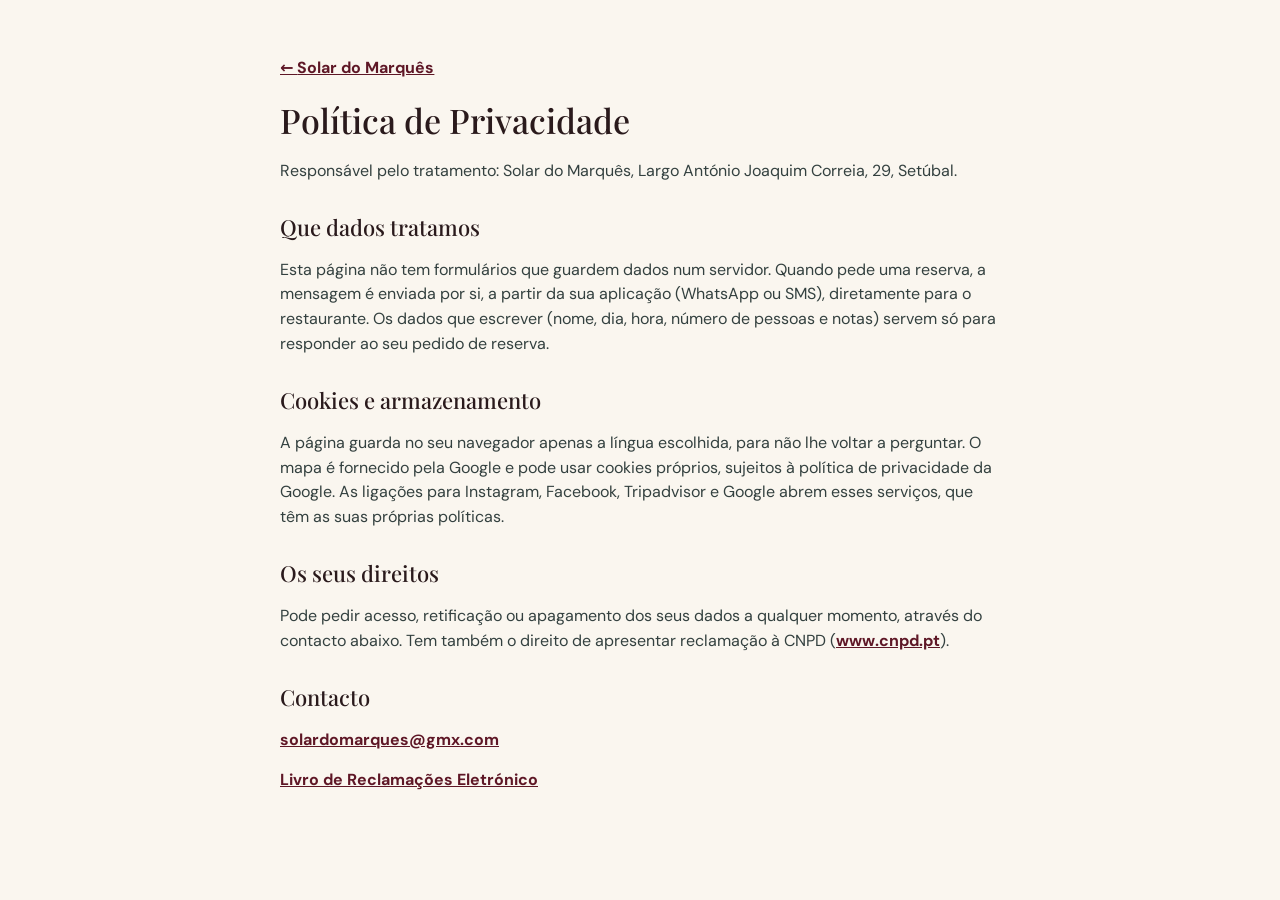
<file: privacidade.html>
<!doctype html>
<html lang="pt">
<head>
<meta charset="utf-8">
<meta name="viewport" content="width=device-width,initial-scale=1">
<title>Política de Privacidade</title>
<link rel="icon" href="favicon-32.png">
<link rel="stylesheet" href="styles.css">
<style>body{padding:0}.doc{width:min(100% - 32px,720px);margin:0 auto;padding:40px 0 60px}.doc h1{font:500 34px var(--serif);margin:0 0 6px}.doc h2{font:500 22px var(--serif);margin:28px 0 6px}.doc p,.doc li{color:#33403f}.doc a{color:var(--navy);font-weight:700}</style>
</head>
<body>
<main class="doc">
  <p><a href="./">← <span id="back"></span></a></p>
  <h1>Política de Privacidade</h1>
  <p id="resp"></p>
  <h2>Que dados tratamos</h2>
  <p>Esta página não tem formulários que guardem dados num servidor. Quando pede uma reserva, a mensagem é enviada por si, a partir da sua aplicação (WhatsApp ou SMS), diretamente para o restaurante. Os dados que escrever (nome, dia, hora, número de pessoas e notas) servem só para responder ao seu pedido de reserva.</p>
  <h2>Cookies e armazenamento</h2>
  <p>A página guarda no seu navegador apenas a língua escolhida, para não lhe voltar a perguntar. O mapa é fornecido pela Google e pode usar cookies próprios, sujeitos à política de privacidade da Google. As ligações para Instagram, Facebook, Tripadvisor e Google abrem esses serviços, que têm as suas próprias políticas.</p>
  <h2>Os seus direitos</h2>
  <p>Pode pedir acesso, retificação ou apagamento dos seus dados a qualquer momento, através do contacto abaixo. Tem também o direito de apresentar reclamação à CNPD (<a href="https://www.cnpd.pt" target="_blank" rel="noopener">www.cnpd.pt</a>).</p>
  <h2>Contacto</h2>
  <p id="contact"></p>
  <p><a id="lr" target="_blank" rel="noopener">Livro de Reclamações Eletrónico</a></p>
</main>
<script src="config.js"></script>
<script>
(function(){var N=METRIKA_CONFIG.negocio,M=N.morada;
document.getElementById('back').textContent=N.nomeCompleto;
document.getElementById('resp').textContent='Responsável pelo tratamento: '+(N.razaoSocial||N.nomeCompleto)+(N.nif?' (NIF '+N.nif+')':'')+', '+[M.rua,M.local,[M.codigoPostal,M.cidade].filter(Boolean).join(' ')].filter(function(x,i,a){return x&&a.indexOf(x)===i}).join(', ')+'.';
var c=document.getElementById('contact');c.innerHTML='';var a=document.createElement('a');a.href='mailto:'+N.email;a.textContent=N.email;c.appendChild(a);
document.getElementById('lr').href=METRIKA_CONFIG.links.livroReclamacoes||'https://www.livroreclamacoes.pt/inicio';
document.title='Política de Privacidade · '+N.nomeCompleto;})();
</script>
</body>
</html>
</file>
<file: styles.css>
/* MÉTRIKA ID · motor Solar Beirão — paleta Solar do Marquês (bordô do logótipo + marfim) */
@font-face{font-family:"Playfair Display";src:url(assets/fonts/playfair-display-latin-400-normal.woff2) format("woff2");font-weight:400;font-style:normal;font-display:swap}
@font-face{font-family:"Playfair Display";src:url(assets/fonts/playfair-display-latin-500-normal.woff2) format("woff2");font-weight:500;font-style:normal;font-display:swap}
@font-face{font-family:"Playfair Display";src:url(assets/fonts/playfair-display-latin-400-italic.woff2) format("woff2");font-weight:400;font-style:italic;font-display:swap}
@font-face{font-family:"DM Sans";src:url(assets/fonts/dm-sans-latin-400-normal.woff2) format("woff2");font-weight:400;font-display:swap}
@font-face{font-family:"DM Sans";src:url(assets/fonts/dm-sans-latin-500-normal.woff2) format("woff2");font-weight:500;font-display:swap}
@font-face{font-family:"DM Sans";src:url(assets/fonts/dm-sans-latin-700-normal.woff2) format("woff2");font-weight:700;font-display:swap}

:root{
  --navy:#5e1726;--deep:#3a0d16;--sand:#faf6ef;--card:#fff;--line:#e3d8d2;
  --ink:#2a1a1c;--muted:#6b5a5c;--gold:#e2c48f;--gold-d:#8f5a2b;--sea:#f3e7e3;
  --r:16px;--shadow:0 10px 30px rgba(58,13,22,.10);
  --serif:"Playfair Display",Georgia,"Times New Roman",serif;
  --sans:"DM Sans",system-ui,-apple-system,"Segoe UI","PingFang SC","Hiragino Sans","Noto Sans CJK SC",sans-serif;
  --safe-b:env(safe-area-inset-bottom,0px);
}
*{box-sizing:border-box}
html{scroll-behavior:smooth;-webkit-text-size-adjust:100%}
body{margin:0;background:var(--sand);color:var(--ink);font:16px/1.55 var(--sans);overflow-x:hidden;padding-bottom:calc(76px + var(--safe-b))}
img{max-width:100%;display:block}
a{color:inherit}
button,input,select{font:inherit;color:inherit}
:focus-visible{outline:3px solid var(--gold);outline-offset:3px}
[hidden]{display:none!important}
.skip{position:absolute;left:-9999px}.skip:focus{left:12px;top:12px;z-index:99;background:#fff;padding:8px 12px;border-radius:8px}
.wrap{width:min(100% - 32px,960px);margin-inline:auto}
.center{text-align:center}
.h2{font:500 clamp(28px,6.4vw,42px)/1.12 var(--serif);margin:4px 0 8px;letter-spacing:-.01em}
.kicker{margin:0;font-size:13px;font-weight:700;letter-spacing:.06em;color:var(--gold-d)}
.sub{margin:0 auto 18px;color:var(--muted);max-width:560px}

/* Top bar */
.topbar{position:fixed;inset:0 0 auto;z-index:40;display:flex;align-items:center;justify-content:space-between;gap:12px;padding:calc(10px + env(safe-area-inset-top,0px)) 14px 10px;transition:background .25s,box-shadow .25s}
.topbar-brand{display:flex;align-items:center;gap:9px;text-decoration:none;font:500 18px var(--serif);color:var(--ink);opacity:0;pointer-events:none;transition:opacity .25s}
.topbar-brand img{width:34px;height:34px;border-radius:50%}
.topbar.solid{background:rgba(248,244,238,.94);backdrop-filter:blur(10px);-webkit-backdrop-filter:blur(10px);box-shadow:0 1px 0 var(--line)}
.topbar.solid .topbar-brand{opacity:1;pointer-events:auto}
.lang-btn{display:flex;align-items:center;gap:7px;min-height:44px;padding:0 16px 0 13px;border-radius:999px;border:1px solid rgba(255,255,255,.7);background:rgba(58,13,22,.55);color:#fff;font-weight:700;font-size:15px;letter-spacing:.03em;backdrop-filter:blur(8px);-webkit-backdrop-filter:blur(8px);cursor:pointer;margin-left:auto}
.lang-btn svg{width:19px;height:19px;fill:none;stroke:currentColor;stroke-width:1.7}
.topbar.solid .lang-btn{background:var(--navy);border-color:var(--navy)}

/* Hero */
.hero{position:relative;min-height:min(92svh,760px);display:grid;place-items:center;text-align:center;color:#fff;overflow:hidden;padding:84px 18px 70px}
.hero-bg,.hero-bg img{position:absolute;inset:0;width:100%;height:100%}
.hero-bg img{object-fit:cover;object-position:center 55%;animation:kb 18s ease-out both}
.hero::after{content:"";position:absolute;inset:0;background:linear-gradient(180deg,rgba(58,13,22,.40) 0%,rgba(58,13,22,.28) 40%,rgba(42,10,16,.86) 100%)}
@keyframes kb{from{transform:scale(1.08)}to{transform:scale(1)}}
.hero-in{position:relative;z-index:1;display:flex;flex-direction:column;align-items:center;gap:10px;max-width:640px}
.hero-logo{width:clamp(150px,44vw,220px);height:auto;aspect-ratio:1;border-radius:50%;box-shadow:0 18px 50px rgba(0,0,0,.35)}
.hero-slogan{margin:10px 0 0;font:italic 400 clamp(24px,6.5vw,36px)/1.15 var(--serif);text-shadow:0 2px 16px rgba(0,0,0,.35)}
.hero-type{margin:0;font-size:14px;font-weight:500;letter-spacing:.04em;opacity:.92}
.status{display:inline-flex;align-items:center;gap:8px;margin:6px 0 0;padding:7px 14px;border-radius:999px;background:rgba(255,255,255,.14);border:1px solid rgba(255,255,255,.3);font-size:14px;font-weight:500;backdrop-filter:blur(6px);-webkit-backdrop-filter:blur(6px)}
.status::before{content:"";width:9px;height:9px;border-radius:50%;background:#e0a24c}
.status.open::before{background:#4fd18b;box-shadow:0 0 0 4px rgba(79,209,139,.25)}
.hero-cta{display:flex;flex-wrap:wrap;justify-content:center;gap:10px;margin-top:14px}

/* Buttons */
.btn{display:inline-flex;align-items:center;justify-content:center;gap:8px;min-height:50px;padding:0 24px;border-radius:999px;font-weight:700;font-size:16px;text-decoration:none;border:0;cursor:pointer;transition:transform .15s,background .2s}
.btn:active{transform:scale(.97)}
.btn-gold{background:var(--gold);color:var(--deep)}
.btn-glass{background:rgba(255,255,255,.16);color:#fff;border:1px solid rgba(255,255,255,.55);backdrop-filter:blur(6px);-webkit-backdrop-filter:blur(6px)}
.btn-navy{background:var(--navy);color:#fff}
.btn-line{background:#fff;color:var(--navy);border:1px solid var(--line)}
.btn-block{width:100%}
.btn svg{width:20px;height:20px;flex:none}

/* Quick actions */
.actions{position:relative;z-index:2;width:min(100% - 24px,720px);margin:-38px auto 0;display:grid;grid-template-columns:repeat(4,1fr);gap:4px;padding:14px 8px;background:var(--card);border-radius:20px;box-shadow:var(--shadow)}
.action{display:flex;flex-direction:column;align-items:center;gap:7px;padding:6px 2px;text-decoration:none;font-size:13px;font-weight:500;line-height:1.2;text-align:center;border:0;background:none;cursor:pointer;color:var(--ink)}
.action i{display:grid;place-items:center;width:50px;height:50px;border-radius:50%;background:var(--sea);color:var(--navy)}
.action.gold i{background:#f6ead6;color:var(--gold-d)}
.action svg{width:23px;height:23px}
.socials{display:flex;justify-content:center;flex-wrap:wrap;gap:8px;margin:16px auto 0;padding:0 16px}
.soc{display:inline-flex;align-items:center;gap:8px;min-height:42px;padding:0 15px 0 8px;background:#fff;border:1px solid var(--line);border-radius:999px;text-decoration:none;font-size:14px;font-weight:500}
.soc .ico{width:28px;height:28px;border-radius:8px;display:grid;place-items:center;color:#fff}
.soc .ico svg{width:17px;height:17px}

/* Sections & rails */
.sec{padding:44px 0 0}
.sec>.h2{text-align:center;padding:0 16px}
.rail{display:flex;gap:12px;overflow-x:auto;scroll-snap-type:x mandatory;padding:6px max(16px,calc((100vw - 960px)/2)) 14px;scrollbar-width:none;overscroll-behavior-x:contain;scroll-padding-inline:max(16px,calc((100vw - 960px)/2))}
.rail::-webkit-scrollbar{display:none}
.rail>*{scroll-snap-align:start;flex:0 0 auto}
.rail img{width:min(82vw,420px);aspect-ratio:4/3;object-fit:cover;border-radius:var(--r);background:#ece4da;box-shadow:0 6px 20px rgba(58,13,22,.10)}
.rail-food img{background:#fff;object-fit:contain;padding:6px}
.dots{display:flex;justify-content:center;gap:6px;margin-top:2px}
.dots i{width:6px;height:6px;border-radius:50%;background:#d6c9bd;transition:width .25s,background .25s}
.dots i.on{width:18px;border-radius:4px;background:var(--navy)}

/* Menu */
.menu{margin-top:48px;padding:48px 0 40px;background:var(--navy);color:#fff}
.menu .kicker{color:#e9c98f;text-align:center}
.menu .h2{text-align:center}
.menu .sub{color:#efd9d4;text-align:center}
.chips{display:flex;gap:8px;overflow-x:auto;scrollbar-width:none;padding:4px 2px 14px;margin:0 -16px;padding-inline:16px}
.chips::-webkit-scrollbar{display:none}
.chip{flex:none;min-height:40px;padding:0 15px;border-radius:999px;border:1px solid rgba(255,255,255,.35);background:transparent;color:#fff;font-size:14px;font-weight:500;cursor:pointer;white-space:nowrap}
.chip[aria-selected=true]{background:#fff;color:var(--navy);border-color:#fff}
.cat{background:#fff;color:var(--ink);border-radius:var(--r);margin:0 0 10px;overflow:hidden}
.cat>summary{list-style:none;display:flex;align-items:center;justify-content:space-between;gap:10px;padding:16px 18px;font:500 20px var(--serif);cursor:pointer}
.cat>summary::-webkit-details-marker{display:none}
.cat>summary::after{content:"";width:10px;height:10px;border-right:2px solid var(--gold-d);border-bottom:2px solid var(--gold-d);transform:rotate(45deg);transition:transform .2s;margin-right:4px;flex:none}
.cat[open]>summary::after{transform:rotate(-135deg)}
.cat>summary small{font:500 13px var(--sans);color:var(--muted);margin-left:auto}
.dishes{list-style:none;margin:0;padding:0 18px 10px}
.dish{display:flex;align-items:baseline;gap:10px;padding:11px 0;border-top:1px solid #f0e9e2}
.dish-name{flex:1;min-width:0}
.dish-name b{display:block;font-weight:500;font-size:16px}
.dish-name em{display:block;font-style:italic;font-size:13px;color:var(--muted);font-family:var(--serif)}
.dish-price{font-weight:700;white-space:nowrap;font-variant-numeric:tabular-nums}
.dish-price small{font-weight:500;color:var(--muted)}
.menu-foot{margin:16px 0 0;font-size:14px;color:#efd9d4;text-align:center;line-height:1.6}

/* Reviews */
.score{display:inline-flex;align-items:center;gap:12px;margin:6px 0 10px;padding:10px 18px;background:#fff;border-radius:999px;box-shadow:0 4px 16px rgba(58,13,22,.07)}
.score b{font:500 28px var(--serif)}
.score small{display:block;color:var(--muted);font-size:13px;text-align:left}
.gmark{width:26px;height:26px;flex:none}
.stars{position:relative;display:inline-block;font-size:17px;letter-spacing:2px;line-height:1;color:#ddd3c2}
.stars::before{content:"★★★★★"}
.stars span{position:absolute;inset:0 auto 0 0;overflow:hidden;white-space:nowrap;color:#e3a531}
.stars span::before{content:"★★★★★"}
.review{width:min(80vw,340px);background:#fff;border-radius:var(--r);padding:18px;box-shadow:0 6px 20px rgba(58,13,22,.08);display:flex;flex-direction:column;gap:10px}
.review-top{display:flex;align-items:center;gap:10px}
.avatar{width:40px;height:40px;border-radius:50%;display:grid;place-items:center;background:var(--navy);color:#fff;font-weight:700}
.review-top b{display:block}
.review-top small{color:var(--muted);font-size:13px}
.review p{margin:0;font:italic 400 17px/1.45 var(--serif)}
.row-btns{display:flex;flex-wrap:wrap;justify-content:center;gap:10px;margin-top:12px}

/* Booking */
.book{max-width:560px;margin:0 auto;background:#fff;border-radius:20px;padding:20px;box-shadow:var(--shadow);display:grid;gap:14px}
.book fieldset{border:0;margin:0;padding:0;display:grid;gap:8px}
.book legend,.book label>span,.lbl>span{font-size:14px;font-weight:700;margin-bottom:6px;display:block}
.book label,.lbl{display:block;min-width:0}
.seg{display:grid;grid-template-columns:repeat(3,1fr);gap:8px}
.seg button{min-height:48px;border-radius:12px;border:1px solid var(--line);background:#fff;font-weight:500;font-size:15px;cursor:pointer}
.seg button[aria-pressed=true]{background:var(--navy);border-color:var(--navy);color:#fff}
.two{display:grid;grid-template-columns:1fr 1fr;gap:12px}
.field{display:block;width:100%;min-width:0;min-height:50px;padding:0 14px;border:1px solid #dbd0c6;border-radius:12px;background:#fff;font-size:16px;-webkit-appearance:none;appearance:none}
select.field{background:#fff url("data:image/svg+xml,%3Csvg xmlns='http://www.w3.org/2000/svg' width='12' height='8'%3E%3Cpath d='M1 1l5 5 5-5' fill='none' stroke='%23122322' stroke-width='2'/%3E%3C/svg%3E") no-repeat right 14px center;padding-right:34px}
input[type=date].field{line-height:50px}
.stepper{display:grid;grid-template-columns:50px 1fr 50px;align-items:center;min-height:50px;border:1px solid #dbd0c6;border-radius:12px;overflow:hidden}
.stepper button{height:50px;border:0;background:var(--sea);font-size:22px;color:var(--navy);cursor:pointer}
.stepper output{text-align:center;font-weight:700;font-size:18px}
.err{margin:0;color:#b3412b;font-weight:500;font-size:14px}
.fine{margin:0;text-align:center;color:var(--muted);font-size:14px}
.fine a{font-weight:700;color:var(--navy);white-space:nowrap}

/* Visit */
.visit{padding:48px 0 36px}
.addr{color:var(--muted);margin:0 0 16px}
.map{border-radius:var(--r);overflow:hidden;box-shadow:var(--shadow);background:#e8e1d8;aspect-ratio:16/10}
.map iframe{width:100%;height:100%;border:0;display:block}
.visit-grid{display:grid;grid-template-columns:1fr 1fr;gap:12px;margin-top:12px}
.card{background:#fff;border-radius:var(--r);padding:18px;box-shadow:0 4px 16px rgba(58,13,22,.06)}
.card h3{margin:0 0 10px;font:500 20px var(--serif)}
.hours,.contacts{list-style:none;margin:0;padding:0;display:grid;gap:8px;font-size:15px}
.hours li{display:flex;justify-content:space-between;gap:10px}
.hours li.today{font-weight:700;color:var(--navy)}
.contacts a{text-decoration:none;font-weight:500;word-break:break-word}

/* Footer */
.foot{background:var(--deep);color:#ecdcd8;text-align:center;padding:36px 16px calc(28px + var(--safe-b));font-size:14px}
.foot-logo{width:64px;height:64px;border-radius:50%;margin:0 auto 14px}
.foot-social{display:flex;justify-content:center;gap:10px;margin-bottom:14px}
.foot-social a{width:44px;height:44px;border-radius:50%;display:grid;place-items:center;background:rgba(255,255,255,.08)}
.foot-social svg{width:20px;height:20px}
.foot-links a{color:#fff}
.foot-legal{margin:6px 0;opacity:.75;font-size:13px}
.foot-qr{display:none;margin:16px auto;background:#fff;padding:8px;border-radius:10px}
.credit{margin:14px 0 0;opacity:.6;font-size:12px}

/* Mobile dock */
.dock{position:fixed;left:10px;right:10px;bottom:calc(10px + var(--safe-b));z-index:45;display:grid;grid-template-columns:auto auto 1fr;gap:4px;padding:6px;background:rgba(58,13,22,.94);border-radius:20px;box-shadow:0 12px 30px rgba(0,0,0,.25);backdrop-filter:blur(10px);-webkit-backdrop-filter:blur(10px);transform:translateY(140%);transition:transform .3s}
.dock.show{transform:none}
.dock a{display:flex;align-items:center;justify-content:center;gap:6px;min-height:48px;padding:0 11px;border-radius:14px;white-space:nowrap;font-size:14px!important;color:#fff;text-decoration:none;font-weight:700;font-size:15px}
.dock a svg{width:20px;height:20px}
.dock a.main{background:var(--gold);color:var(--deep)}

/* Language sheet */
.sheet{position:fixed;inset:0;z-index:60;background:rgba(58,13,22,.55);display:flex;align-items:flex-end;justify-content:center;backdrop-filter:blur(4px);-webkit-backdrop-filter:blur(4px);animation:fade .2s}
.sheet-card{width:min(100%,520px);background:var(--sand);border-radius:24px 24px 0 0;padding:24px 18px calc(22px + var(--safe-b));text-align:center;animation:up .3s cubic-bezier(.2,.8,.2,1)}
.sheet-card img{width:56px;height:56px;border-radius:50%;margin:0 auto 8px}
.sheet-card h2{margin:0;font:500 26px var(--serif)}
.sheet-card p{margin:4px 0 16px;color:var(--muted);font-size:14px}
.lang-grid{display:grid;grid-template-columns:1fr 1fr;gap:8px}
.lang-grid button{display:flex;align-items:center;gap:10px;min-height:54px;padding:0 14px;border-radius:14px;border:1px solid var(--line);background:#fff;font-size:16px;font-weight:500;cursor:pointer;text-align:left}
.lang-grid button .f{font-size:22px;line-height:1}
.lang-grid button[aria-current=true]{border:2px solid var(--navy);background:var(--sea)}
@keyframes up{from{transform:translateY(100%)}to{transform:none}}
@keyframes fade{from{opacity:0}to{opacity:1}}

.toast{position:fixed;left:50%;bottom:calc(96px + var(--safe-b));transform:translate(-50%,20px);opacity:0;z-index:70;background:var(--deep);color:#fff;padding:10px 18px;border-radius:999px;font-size:14px;font-weight:500;transition:.25s;pointer-events:none}
.toast.show{opacity:1;transform:translate(-50%,0)}
.noscript{padding:20px;text-align:center}

/* Review mode (?rever=1) */
.rv-mark{outline:2px dashed #d9822b!important;outline-offset:4px;position:relative}
.rv-tag{display:inline-block;margin:4px 0;padding:2px 8px;border-radius:6px;background:#fff1df;color:#9a5410;font:700 11px var(--sans);letter-spacing:.02em}
.rv-box{border:2px dashed #d9822b;border-radius:var(--r);padding:16px;text-align:center;color:#9a5410;background:#fff8ee;font-size:14px;margin:10px 0}
.review-panel{position:fixed;right:10px;top:70px;z-index:80;width:min(320px,calc(100% - 20px));background:#fff;border:2px solid #d9822b;border-radius:14px;box-shadow:var(--shadow);font-size:14px}
.review-panel summary{padding:10px 14px;font-weight:700;cursor:pointer;color:#9a5410}
.review-panel ul{margin:0;padding:0 14px 12px 30px;display:grid;gap:4px}

@media (min-width:760px){
  body{padding-bottom:0}
  .dock{display:none}
  .actions{grid-template-columns:repeat(4,1fr);padding:18px}
  .rail img{width:420px}
  .foot-qr{display:block}
  .book{padding:28px}
}
@media (max-width:380px){
  .action{font-size:12px}.action i{width:44px;height:44px}
  .visit-grid{grid-template-columns:1fr}
}
@media (max-width:560px){.visit-grid{grid-template-columns:1fr}}
@media (prefers-reduced-motion:reduce){html{scroll-behavior:auto}.hero-bg img{animation:none}*{transition:none!important;animation:none!important}}

/* Ementa digital (ementa.html) */
.menu-open{margin-top:16px}
.em-body{background:var(--sand)}
.em-head{position:sticky;top:0;z-index:30;background:rgba(248,244,238,.96);backdrop-filter:blur(10px);-webkit-backdrop-filter:blur(10px);box-shadow:0 1px 0 var(--line);padding-top:env(safe-area-inset-top,0px)}
.em-bar{display:flex;align-items:center;justify-content:space-between;gap:10px;padding:10px 14px 8px;max-width:760px;margin:0 auto}
.em-back{display:flex;align-items:center;gap:10px;text-decoration:none;min-width:0}
.em-back img{width:38px;height:38px;border-radius:50%;flex:none}
.em-back b{display:block;font:500 18px/1.1 var(--serif)}
.em-back small{display:block;font-size:13px;color:var(--muted)}
.em-head .lang-btn{background:var(--navy);border-color:var(--navy)}
.em-search{display:flex;align-items:center;gap:8px;margin:0 auto 8px;max-width:732px;width:calc(100% - 28px);background:#fff;border:1px solid var(--line);border-radius:14px;padding:0 12px}
.em-search svg{width:18px;height:18px;fill:none;stroke:var(--muted);stroke-width:2;flex:none}
.em-search input{flex:1;min-width:0;min-height:44px;border:0;background:transparent;font-size:16px;outline:none}
.em-tabs{display:flex;gap:6px;overflow-x:auto;scrollbar-width:none;padding:0 14px 10px;max-width:760px;margin:0 auto}
.em-tabs::-webkit-scrollbar{display:none}
.em-tabs a{flex:none;min-height:38px;display:flex;align-items:center;padding:0 14px;border-radius:999px;border:1px solid var(--line);background:#fff;text-decoration:none;font-size:14px;font-weight:500;white-space:nowrap}
.em-tabs a.on{background:var(--navy);border-color:var(--navy);color:#fff}
.em-main{max-width:760px;margin:0 auto;padding:18px 14px 20px}
.em-intro{text-align:center;padding:6px 0 10px}
.em-cat{scroll-margin-top:150px;margin-bottom:22px}
.em-cat h2{display:flex;align-items:baseline;justify-content:space-between;gap:10px;margin:0 0 8px;padding:0 4px;font:500 25px/1.2 var(--serif);color:var(--navy)}
.em-cat h2 small{font:500 13px var(--sans);color:var(--muted);white-space:nowrap}
.em-cat ul{list-style:none;margin:0;padding:4px 16px;background:#fff;border-radius:var(--r);box-shadow:0 4px 16px rgba(58,13,22,.06)}
.em-dish{display:flex;align-items:baseline;gap:12px;padding:14px 0;border-top:1px solid #f0e9e2}
.em-dish:first-child{border-top:0}
.em-dish div{flex:1;min-width:0}
.em-dish b{display:block;font-weight:500;font-size:17px;line-height:1.35}
.em-dish em{display:block;font:italic 14px var(--serif);color:var(--muted);margin-top:2px}
.em-price{font-weight:700;font-size:16px;white-space:nowrap;font-variant-numeric:tabular-nums;color:var(--navy)}
.em-price small{font-weight:500;color:var(--muted)}
.em-empty{text-align:center;color:var(--muted);padding:30px 0}
.em-foot{text-align:center;color:var(--muted);font-size:14px;line-height:1.6;margin:8px 0 0}
@media (min-width:760px){.em-dock{display:grid!important;left:50%;right:auto;width:520px;transform:translateX(-50%)}.em-body{padding-bottom:90px}}

/* MÉTRIKA ID 10/10 · áreas de toque ≥44 px */
.chip,.soc,.em-tabs a{min-height:44px}
.topbar-brand{min-height:44px}
.em-back{min-height:44px}
.hero-slogan{font-weight:400}
.actions{grid-template-columns:repeat(3,1fr);row-gap:10px}
@media (min-width:760px){.actions{grid-template-columns:repeat(6,1fr)}}

/* Alergénios validados pelo restaurante */
.al{display:flex;flex-wrap:wrap;gap:4px;margin-top:5px}
.al i{font-style:normal;font-size:11px;font-weight:700;line-height:1;padding:4px 8px;border-radius:99px;background:rgba(94,23,38,.08);color:var(--navy,#5e1726);letter-spacing:.01em}

/* Solar do Marquês: emblema redondo (provisório) no hero; áreas de toque 44 px nos contactos */
.contacts a{display:inline-block;padding:13px 8px;margin:-13px -8px}
.contacts a,#bookCall{display:inline-block;padding:13px 8px;margin:-13px -8px}
/* reserva o lugar do botão «MÉTRIKA ID | Business» (inserido pelo pro.js) → sem salto do hero (CLS) */
.hero-in::before{content:"";display:block;height:54px;margin-bottom:16px}
.hero-in:has(.pro-switch)::before{display:none}
.skip{min-height:44px;display:inline-flex;align-items:center}
/* Solar do Marquês: fotos de comida quadradas (mistura de fotos verticais e horizontais) */
.rail-food img{aspect-ratio:1/1}
</file>
